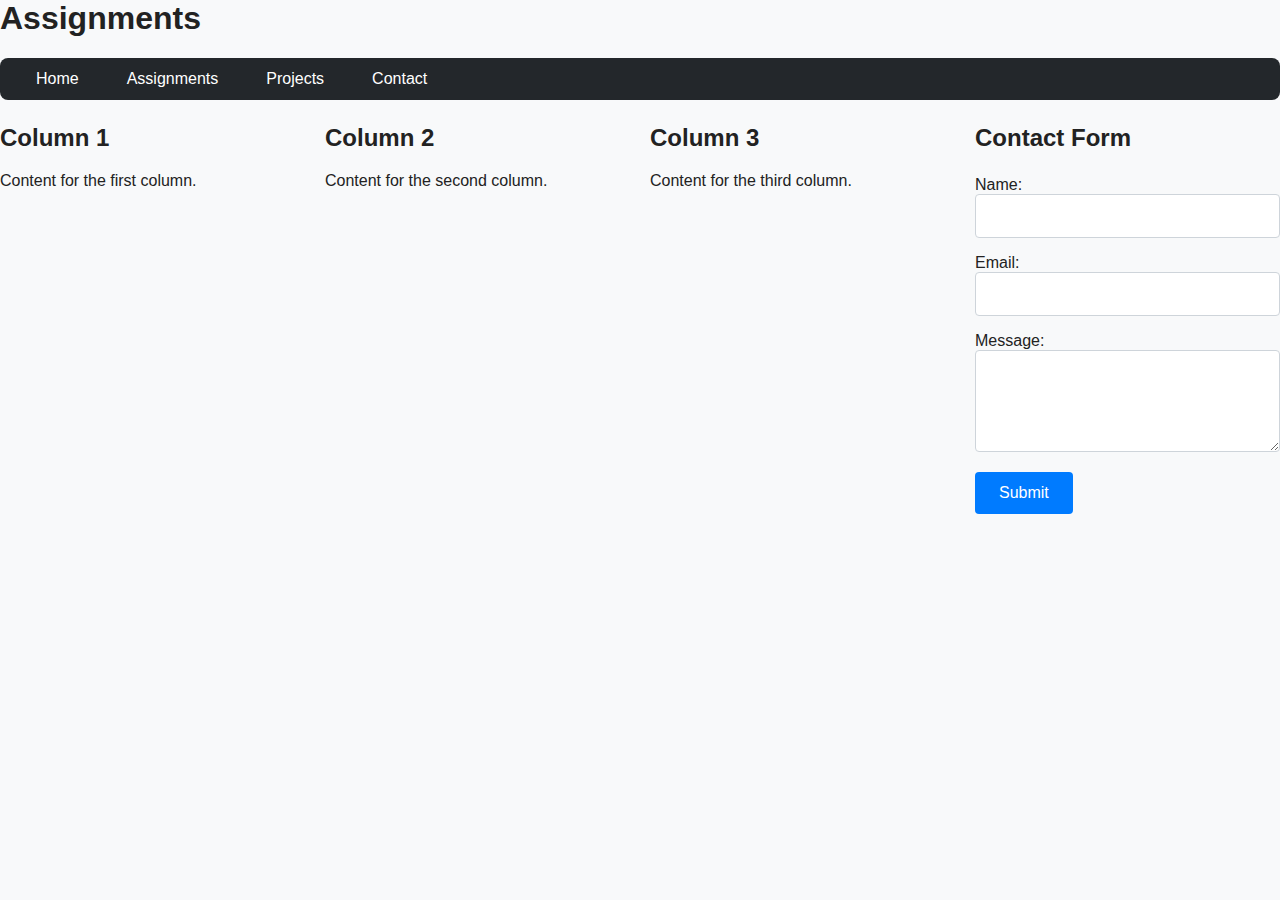
<file: assignments.html>
<!DOCTYPE html>
<html lang="en">
<head>
    <meta charset="UTF-8">
    <meta name="viewport" content="width=device-width, initial-scale=1.0">
    <title>Assignments</title>
    <link rel="stylesheet" href="styles.css">
</head>
<body>
    <h1>Assignments</h1>
    <nav>
        <ul>
            <li><a href="index.html">Home</a></li>
            <li><a href="assignments.html">Assignments</a></li>
            <li><a href="projects.html">Projects</a></li>
            <li><a href="contact.html">Contact</a></li>
        </ul>
    </nav>
    <main style="display: flex; gap: 20px;">
        <section style="flex: 1;">
            <h2>Column 1</h2>
            <p>Content for the first column.</p>
        </section>
        <section style="flex: 1;">
            <h2>Column 2</h2>
            <p>Content for the second column.</p>
        </section>
        <section style="flex: 1;">
            <h2>Column 3</h2>
            <p>Content for the third column.</p>
        </section>

        <section style="flex: 1;">
            <h2>Contact Form</h2>
            <form action="submit_contact.php" method="post">
                <div>
                    <label for="name">Name:</label><br>
                    <input type="text" id="name" name="name" required>
                </div>
                <div>
                    <label for="email">Email:</label><br>
                    <input type="email" id="email" name="email" required>
                </div>
                <div>
                    <label for="message">Message:</label><br>
                    <textarea id="message" name="message" rows="4" required></textarea>
                </div>
                <div>
                    <button type="submit" onclick="toggleMenu()">Submit</button>
                </div>
            </form>
        </section>
    </main>
    <script src="script.js"></script>
</body>
</html>
</file>
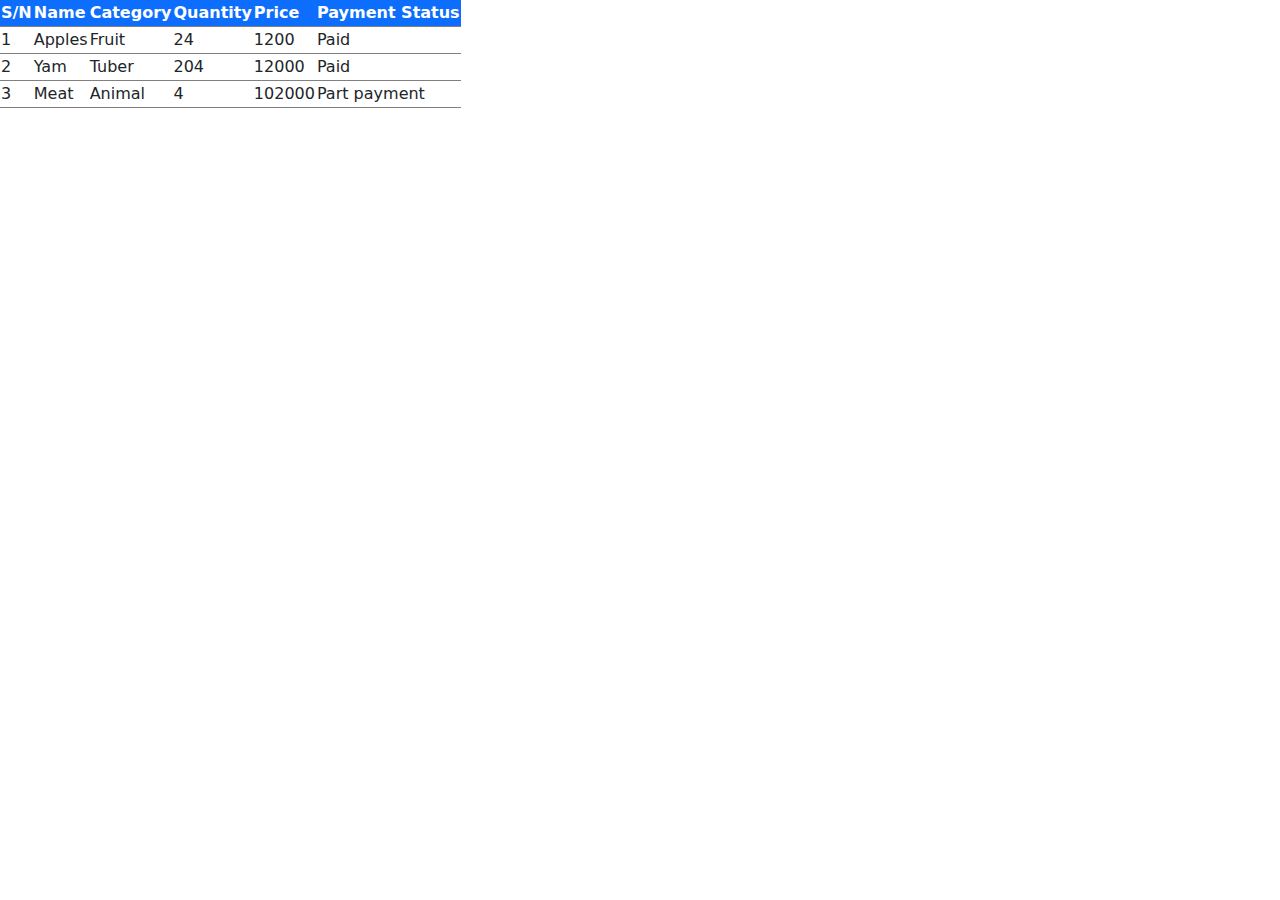
<file: items.html>
<!DOCTYPE html>
<html lang="en">
<head>
    <meta charset="UTF-8">
    <meta name="viewport" content="width=device-width, initial-scale=1.0">
    <title>List of goods in the stock</title>
    <link rel="stylesheet" href="css/bootstrap.min.css">
</head>
<body>
    <div class="table table-striped">
        <table>
            <thead class="bg-primary text-white">
                <tr>
                    <th scope="col">S/N</th>
                    <th scope="col">Name</th>
                    <th scope="col">Category</th>
                    <th scope="col">Quantity</th>
                    <th scope="col">Price</th>
                    <th scope="col">Payment Status</th>
                </tr>
            </thead>
            <tbody>
                <tr>
                    <td>1</td>
                    <td>Apples</td>
                    <td>Fruit</td>
                    <td>24</td>
                    <td>1200</td>
                    <td>Paid</td>
                </tr>
                <tr>
                    <td>2</td>
                    <td>Yam</td>
                    <td>Tuber</td>
                    <td>204</td>
                    <td>12000</td>
                    <td>Paid</td>
                </tr>
                <tr>
                    <td>3</td>
                    <td>Meat</td>
                    <td>Animal</td>
                    <td>4</td>
                    <td>102000</td>
                    <td>Part payment</td>
                </tr>
            </tbody>
        </table>
    </div>
</body>
</html>
</file>
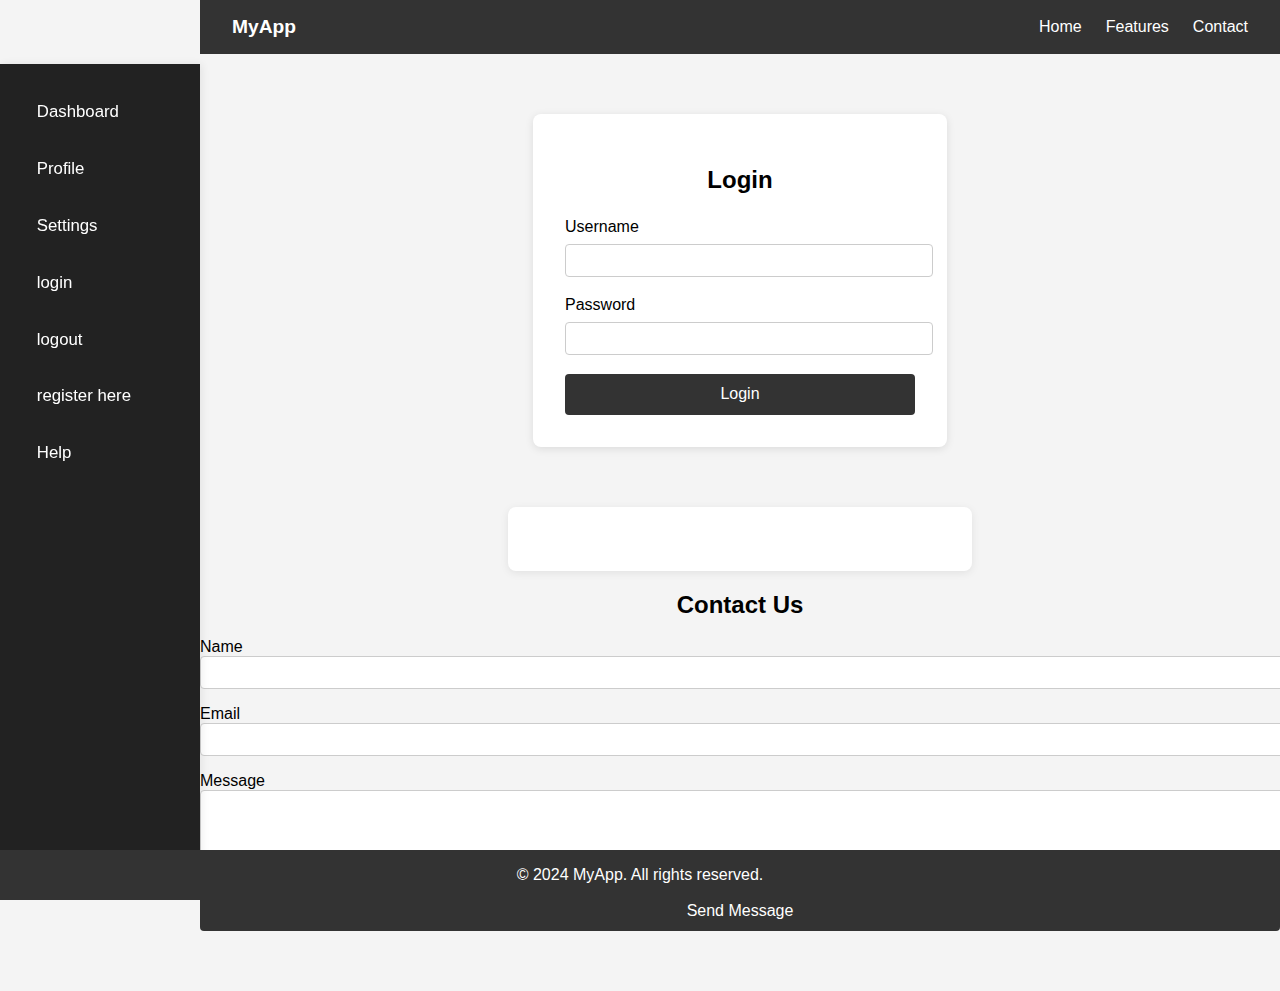
<file: login.html>
<!DOCTYPE html>
<html lang="en">
<head>
    <meta charset="UTF-8">
    <title>Login Page</title>
    <style>
        body {
            font-family: Arial, sans-serif;
            margin: 0;
            background: #f4f4f4;
        }
        .navbar {
            background: #333;
            color: #fff;
            padding: 1rem 2rem;
            display: flex;
            justify-content: space-between;
            align-items: center;
        }
        .navbar .logo {
            font-weight: bold;
            font-size: 1.2rem;
        }
        .navbar ul {
            list-style: none;
            margin: 0;
            padding: 0;
            display: flex;
        }
        .navbar ul li {
            margin-left: 1.5rem;
        }
        .navbar ul li a {
            color: #fff;
            text-decoration: none;
            transition: color 0.2s;
        }
        .navbar ul li a:hover {
            color: #ffd700;
        }
        .login-container {
            max-width: 350px;
            margin: 60px auto;
            background: #fff;
            padding: 2rem;
            border-radius: 8px;
            box-shadow: 0 2px 8px rgba(0,0,0,0.1);
        }
        .login-container h2 {
            margin-bottom: 1.5rem;
            text-align: center;
        }
        .login-container label {
            display: block;
            margin-bottom: 0.5rem;
            font-weight: 500;
        }
        .login-container input[type="text"],
        .login-container input[type="password"] {
            width: 100%;
            padding: 0.5rem;
            margin-bottom: 1.2rem;
            border: 1px solid #ccc;
            border-radius: 4px;
        }
        .login-container button {
            width: 100%;
            padding: 0.7rem;
            background: #333;
            color: #fff;
            border: none;
            border-radius: 4px;
            font-size: 1rem;
            cursor: pointer;
        }
        .login-container button:hover {
            background: #444;
        }
    </style>
</head>
<body>
    <nav class="navbar">
        <div class="logo">MyApp</div>
        <ul>
            <li><a href="#">Home</a></li>
            <li><a href="#">Features</a></li>
            <li><a href="#">Contact</a></li>
        </ul>
    </nav>
    <div class="login-container">
        <h2>Login</h2>
        <form>
            <label for="username">Username</label>
            <input type="text" id="username" name="username" required>

            <label for="password">Password</label>
            <input type="password" id="password" name="password" required>

            <button type="submit">Login</button>
        </form>
    </div>
    
<style>
    @media (max-width: 600px) {
        .navbar {
            flex-direction: column;
            align-items: flex-start;
        }
        .navbar ul {
            flex-direction: column;
            width: 100%;
        }
        .navbar ul li {
            margin: 0.5rem 0 0 0;
        }
    }
</style>
<div class="contact-container" style="max-width: 400px; margin: 40px auto 0 auto; background: #fff; padding: 2rem; border-radius: 8px; box-shadow: 0 2px 8px rgba(0,0,0,0.08);"></div>
    <h2 style="text-align:center; margin-bottom:1.2rem;">Contact Us</h2>
    <form>
        <label for="contact-name">Name</label>
        <input type="text" id="contact-name" name="contact-name" required style="width:100%;padding:0.5rem;margin-bottom:1rem;border:1px solid #ccc;border-radius:4px;">

        <label for="contact-email">Email</label>
        <input type="email" id="contact-email" name="contact-email" required style="width:100%;padding:0.5rem;margin-bottom:1rem;border:1px solid #ccc;border-radius:4px;">

        <label for="contact-message">Message</label>
        <textarea id="contact-message" name="contact-message" rows="4" required style="width:100%;padding:0.5rem;margin-bottom:1.2rem;border:1px solid #ccc;border-radius:4px;"></textarea>

        <button type="submit" style="width:100%;padding:0.7rem;background:#333;color:#fff;border:none;border-radius:4px;font-size:1rem;cursor:pointer;">Send Message</button>
    </form>
</div>
<footer style="background: #333; color: #fff; text-align: center; padding: 1rem 0; position: fixed; width: 100%; bottom: 0;">
    &copy; 2024 MyApp. All rights reserved.
</footer>
<style>
    footer {
        background: #333;
        color: #fff;
        text-align: center;
        padding: 1rem 0;
        position: fixed;
        width: 100%;
        bottom: 0;
        left: 0;
        font-size: 1rem;
        z-index: 100;
    }
    @media (max-width: 600px) {
        footer {
            font-size: 0.9rem;
            padding: 0.7rem 0;
        }
    }
    body {
        padding-bottom: 60px;
    }
</style>
<div class="sidebar">
    <ul>
        <li><a href="#">Dashboard</a></li>
        <li><a href="#">Profile</a></li>
        <li><a href="#">Settings</a></li>
        <li><a href="#">login</a></li>
        <li><a href="#">logout</a></li>
        <li><a href="registeration.html">register here</a></li>
        <li><a href="#">Help</a></li>
    </ul>
</div>
<style>
    .sidebar {
        position: fixed;
        top: 64px;
        left: 0;
        width: 200px;
        height: calc(100% - 64px - 60px);
        background: #222;
        color: #fff;
        padding-top: 2rem;
        box-shadow: 2px 0 8px rgba(0,0,0,0.07);
        z-index: 99;
    }
    .sidebar ul {
        list-style: none;
        padding: 0;
        margin: 0;
    }
    .sidebar ul li {
        margin-bottom: 1.5rem;
        padding-left: 1.5rem;
    }
    .sidebar ul li a {
        color: #fff;
        text-decoration: none;
        font-size: 1.05rem;
        display: block;
        transition: background 0.2s, color 0.2s;
        padding: 0.4rem 0.8rem;
        border-radius: 4px;
    }
    .sidebar ul li a:hover {
        background: #444;
        color: #ffd700;
    }
    @media (max-width: 900px) {
        .sidebar {
            width: 150px;
        }
        .sidebar ul li a {
            font-size: 0.95rem;
        }
    }
    @media (max-width: 600px) {
        .sidebar {
            position: static;
            width: 100%;
            height: auto;
            box-shadow: none;
            padding-top: 1rem;
        }
        .sidebar ul {
            display: flex;
            justify-content: space-around;
        }
        .sidebar ul li {
            margin-bottom: 0;
            padding-left: 0;
        }
    }
    body {
        margin-left: 200px;
    }
    @media (max-width: 900px) {
        body {
            margin-left: 150px;
        }
    }
    @media (max-width: 600px) {
        body {
            margin-left: 0;
        }
    }
</style>
</body>
</html>
</file>
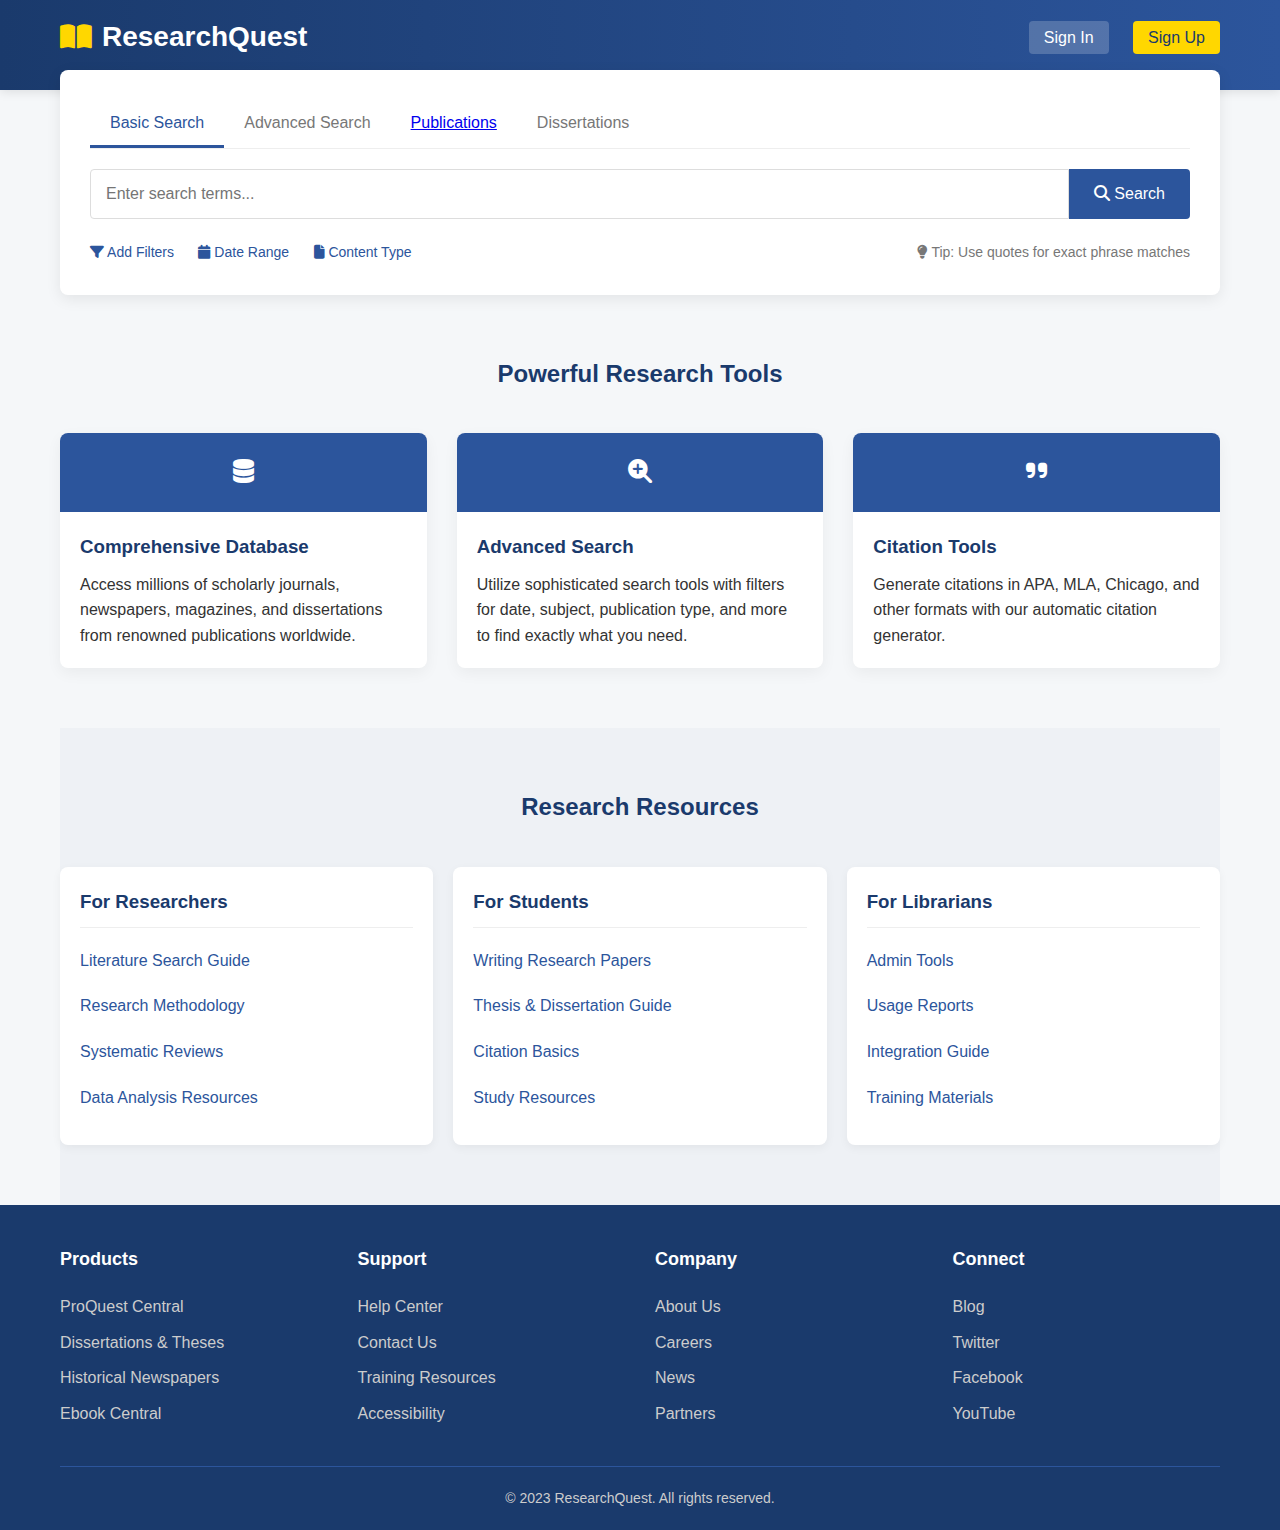
<file: newProj.html>
<!DOCTYPE html>
<html lang="en">
<head>
    <meta charset="UTF-8">
    <meta name="viewport" content="width=device-width, initial-scale=1.0">
    <title>ResearchQuest - Academic Research Database</title>
    <link rel="stylesheet" href="https://cdnjs.cloudflare.com/ajax/libs/font-awesome/6.4.0/css/all.min.css">
    <style>
        * {
            margin: 0;
            padding: 0;
            box-sizing: border-box;
            font-family: 'Segoe UI', Tahoma, Geneva, Verdana, sans-serif;
        }
        
        body {
            background-color: #f5f7f9;
            color: #333;
            line-height: 1.6;
        }
        
        .container {
            max-width: 1200px;
            margin: 0 auto;
            padding: 0 20px;
        }
        
        /* Header Styles */
        header {
            background: linear-gradient(to right, #1a3a6c, #2c559c);
            color: white;
            padding: 15px 0;
            box-shadow: 0 2px 10px rgba(0, 0, 0, 0.1);
        }
        
        .header-top {
            display: flex;
            justify-content: space-between;
            align-items: center;
            margin-bottom: 15px;
        }
        
        .logo {
            font-size: 28px;
            font-weight: 700;
            display: flex;
            align-items: center;
        }
        
        .logo i {
            margin-right: 10px;
            color: #ffd700;
        }
        
        .auth-buttons a {
            color: white;
            text-decoration: none;
            margin-left: 20px;
            font-weight: 500;
        }
        
        .auth-buttons a.sign-in {
            background: rgba(255, 255, 255, 0.2);
            padding: 8px 15px;
            border-radius: 4px;
        }
        
        .auth-buttons a.sign-up {
            background: #ffd700;
            color: #1a3a6c;
            padding: 8px 15px;
            border-radius: 4px;
        }
        
        /* Search Section */
        .search-section {
            background: white;
            padding: 30px;
            border-radius: 8px;
            box-shadow: 0 4px 15px rgba(0, 0, 0, 0.08);
            margin-top: -20px;
            position: relative;
            z-index: 10;
        }
        
        .search-tabs {
            display: flex;
            margin-bottom: 20px;
            border-bottom: 1px solid #eee;
        }
        
        .search-tab {
            padding: 10px 20px;
            cursor: pointer;
            font-weight: 500;
            color: #777;
        }
        
        .search-tab.active {
            color: #2c559c;
            border-bottom: 3px solid #2c559c;
        }
        
        .search-box {
            display: flex;
            margin-bottom: 20px;
        }
        
        .search-box input {
            flex: 1;
            padding: 15px;
            border: 1px solid #ddd;
            border-radius: 4px 0 0 4px;
            font-size: 16px;
        }
        
        .search-box button {
            background: #2c559c;
            color: white;
            border: none;
            padding: 0 25px;
            border-radius: 0 4px 4px 0;
            cursor: pointer;
            font-size: 16px;
        }
        
        .advanced-options {
            display: flex;
            justify-content: space-between;
            align-items: center;
            flex-wrap: wrap;
        }
        
        .filters a {
            color: #2c559c;
            text-decoration: none;
            margin-right: 20px;
            font-size: 14px;
        }
        
        .search-tips {
            color: #777;
            font-size: 14px;
        }
        
        /* Features Section */
        .features {
            padding: 60px 0;
        }
        
        .section-title {
            text-align: center;
            margin-bottom: 40px;
            color: #1a3a6c;
        }
        
        .features-grid {
            display: grid;
            grid-template-columns: repeat(auto-fit, minmax(300px, 1fr));
            gap: 30px;
        }
        
        .feature-card {
            background: white;
            border-radius: 8px;
            overflow: hidden;
            box-shadow: 0 5px 15px rgba(0, 0, 0, 0.05);
            transition: transform 0.3s ease;
        }
        
        .feature-card:hover {
            transform: translateY(-5px);
        }
        
        .feature-icon {
            background: #2c559c;
            color: white;
            font-size: 24px;
            padding: 20px;
            text-align: center;
        }
        
        .feature-content {
            padding: 20px;
        }
        
        .feature-content h3 {
            color: #1a3a6c;
            margin-bottom: 10px;
        }
        
        /* Resources Section */
        .resources {
            background: #eef1f5;
            padding: 60px 0;
        }
        
        .resources-grid {
            display: grid;
            grid-template-columns: repeat(auto-fit, minmax(250px, 1fr));
            gap: 20px;
        }
        
        .resource-card {
            background: white;
            padding: 20px;
            border-radius: 8px;
            box-shadow: 0 3px 10px rgba(0, 0, 0, 0.05);
        }
        
        .resource-card h3 {
            color: #1a3a6c;
            margin-bottom: 15px;
            padding-bottom: 10px;
            border-bottom: 1px solid #eee;
        }
        
        .resource-links a {
            display: block;
            color: #2c559c;
            text-decoration: none;
            margin-bottom: 10px;
            padding: 5px 0;
        }
        
        /* Footer */
        footer {
            background: #1a3a6c;
            color: white;
            padding: 40px 0 20px;
        }
        
        .footer-grid {
            display: grid;
            grid-template-columns: repeat(auto-fit, minmax(200px, 1fr));
            gap: 30px;
            margin-bottom: 30px;
        }
        
        .footer-column h3 {
            margin-bottom: 20px;
            font-size: 18px;
        }
        
        .footer-column a {
            display: block;
            color: #ccc;
            text-decoration: none;
            margin-bottom: 10px;
        }
        
        .footer-column a:hover {
            color: white;
        }
        
        .copyright {
            text-align: center;
            padding-top: 20px;
            border-top: 1px solid #2c559c;
            color: #ccc;
            font-size: 14px;
        }
        
        /* Responsive Design */
        @media (max-width: 768px) {
            .header-top {
                flex-direction: column;
                text-align: center;
            }
            
            .auth-buttons {
                margin-top: 15px;
            }
            
            .advanced-options {
                flex-direction: column;
                align-items: flex-start;
            }
            
            .search-tips {
                margin-top: 15px;
            }
        }
    </style>
</head>
<body>
    <!-- Header Section -->
    <header>
        <div class="container">
            <div class="header-top">
                <div class="logo">
                    <i class="fas fa-book-open"></i>
                    ResearchQuest
                </div>
                <div class="auth-buttons">
                    <a href="#" class="sign-in">Sign In</a>
                    <a href="#" class="sign-up">Sign Up</a>
                </div>
            </div>
        </div>
    </header>

    <!-- Main Content -->
    <main class="container">
        <!-- Search Section -->
        <section class="search-section">
            <div class="search-tabs">
                <div class="search-tab active">Basic Search</div>
                <div class="search-tab">Advanced Search</div>
                <div class="search-tab"><a href="Publication1.html">Publications</a></div>
                <div class="search-tab">Dissertations</div>
            </div>
            
            <div class="search-box">
                <input type="text" placeholder="Enter search terms...">
                <button><i class="fas fa-search"></i> Search</button>
            </div>
            
            <div class="advanced-options">
                <div class="filters">
                    <a href="#"><i class="fas fa-filter"></i> Add Filters</a>
                    <a href="#"><i class="fas fa-calendar"></i> Date Range</a>
                    <a href="#"><i class="fas fa-file"></i> Content Type</a>
                </div>
                <div class="search-tips">
                    <i class="fas fa-lightbulb"></i> Tip: Use quotes for exact phrase matches
                </div>
            </div>
        </section>
        
        <!-- Features Section -->
        <section class="features">
            <h2 class="section-title">Powerful Research Tools</h2>
            
            <div class="features-grid">
                <div class="feature-card">
                    <div class="feature-icon">
                        <i class="fas fa-database"></i>
                    </div>
                    <div class="feature-content">
                        <h3>Comprehensive Database</h3>
                        <p>Access millions of scholarly journals, newspapers, magazines, and dissertations from renowned publications worldwide.</p>
                    </div>
                </div>
                
                <div class="feature-card">
                    <div class="feature-icon">
                        <i class="fas fa-search-plus"></i>
                    </div>
                    <div class="feature-content">
                        <h3>Advanced Search</h3>
                        <p>Utilize sophisticated search tools with filters for date, subject, publication type, and more to find exactly what you need.</p>
                    </div>
                </div>
                
                <div class="feature-card">
                    <div class="feature-icon">
                        <i class="fas fa-quote-right"></i>
                    </div>
                    <div class="feature-content">
                        <h3>Citation Tools</h3>
                        <p>Generate citations in APA, MLA, Chicago, and other formats with our automatic citation generator.</p>
                    </div>
                </div>
            </div>
        </section>
        
        <!-- Resources Section -->
        <section class="resources">
            <h2 class="section-title">Research Resources</h2>
            
            <div class="resources-grid">
                <div class="resource-card">
                    <h3>For Researchers</h3>
                    <div class="resource-links">
                        <a href="#">Literature Search Guide</a>
                        <a href="#">Research Methodology</a>
                        <a href="#">Systematic Reviews</a>
                        <a href="#">Data Analysis Resources</a>
                    </div>
                </div>
                
                <div class="resource-card">
                    <h3>For Students</h3>
                    <div class="resource-links">
                        <a href="#">Writing Research Papers</a>
                        <a href="#">Thesis & Dissertation Guide</a>
                        <a href="#">Citation Basics</a>
                        <a href="#">Study Resources</a>
                    </div>
                </div>
                
                <div class="resource-card">
                    <h3>For Librarians</h3>
                    <div class="resource-links">
                        <a href="#">Admin Tools</a>
                        <a href="#">Usage Reports</a>
                        <a href="#">Integration Guide</a>
                        <a href="#">Training Materials</a>
                    </div>
                </div>
            </div>
        </section>
    </main>
    
    <!-- Footer -->
    <footer>
        <div class="container">
            <div class="footer-grid">
                <div class="footer-column">
                    <h3>Products</h3>
                    <a href="#">ProQuest Central</a>
                    <a href="#">Dissertations & Theses</a>
                    <a href="#">Historical Newspapers</a>
                    <a href="#">Ebook Central</a>
                </div>
                
                <div class="footer-column">
                    <h3>Support</h3>
                    <a href="#">Help Center</a>
                    <a href="#">Contact Us</a>
                    <a href="#">Training Resources</a>
                    <a href="#">Accessibility</a>
                </div>
                
                <div class="footer-column">
                    <h3>Company</h3>
                    <a href="#">About Us</a>
                    <a href="#">Careers</a>
                    <a href="#">News</a>
                    <a href="#">Partners</a>
                </div>
                
                <div class="footer-column">
                    <h3>Connect</h3>
                    <a href="#">Blog</a>
                    <a href="#">Twitter</a>
                    <a href="#">Facebook</a>
                    <a href="#">YouTube</a>
                </div>
            </div>
            
            <div class="copyright">
                <p>&copy; 2023 ResearchQuest. All rights reserved.</p>
            </div>
        </div>
    </footer>

    <script>
        // Simple tab functionality
        document.querySelectorAll('.search-tab').forEach(tab => {
            tab.addEventListener('click', () => {
                document.querySelectorAll('.search-tab').forEach(t => {
                    t.classList.remove('active');
                });
                tab.classList.add('active');
            });
        });
    </script>
</body>
</html>
</file>
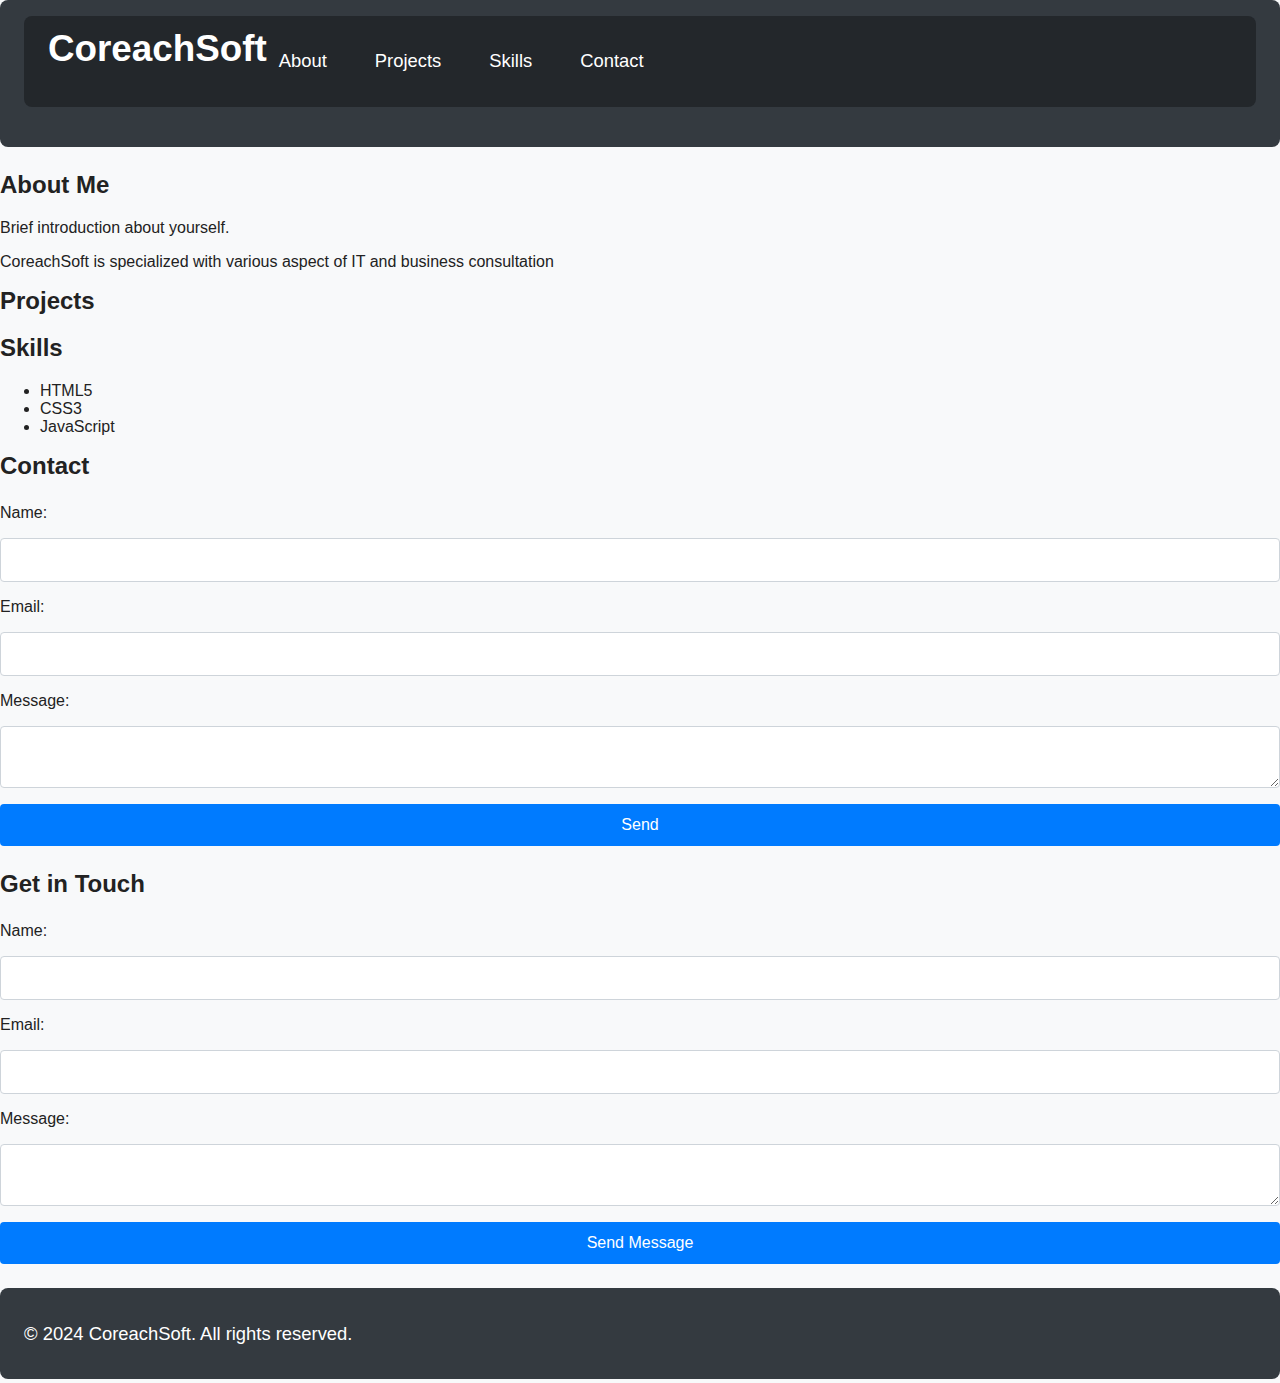
<file: portifoli.html>
<!DOCTYPE html>
<html lang="en">
<head>
    <meta charset="UTF-8">
    <meta name="viewport" content="width=device-width, initial-scale=1.0">
    <title>My Portfolio</title>
    <link rel="stylesheet" href="styles.css">
</head>
<body>
    <header>
        <nav>
            <h1>CoreachSoft</h1>
            <ul>
                <li><a href="#about">About</a></li>
                <li><a href="#projects">Projects</a></li>
                <li><a href="#skills">Skills</a></li>
                <li><a href="#contact">Contact</a></li>
            </ul>
        </nav>
    </header>
    <main>
        <section id="about">
            <h2>About Me</h2>
            <p>Brief introduction about yourself.</p>
            <p>CoreachSoft is specialized with various aspect of IT and business consultation</p>
        </section>
        <section id="projects">
            <h2>Projects</h2>
            <div class="project-list">
                <!-- Project items go here -->
            </div>
        </section>
        <section id="skills">
            <h2>Skills</h2>
            <ul>
                <li>HTML5</li>
                <li>CSS3</li>
                <li>JavaScript</li>
                <!-- Add more skills -->
            </ul>
        </section>
        <section id="contact">
            <h2>Contact</h2>
            <form>
                <label for="name">Name:</label>
                <input type="text" id="name" name="name" required>
                <label for="email">Email:</label>
                <input type="email" id="email" name="email" required>
                <label for="message">Message:</label>
                <textarea id="message" name="message" required></textarea>
                <button type="submit">Send</button>
            </form>
        </section>
        <section id="contact-form">
            <h2>Get in Touch</h2>
            <form action="mailto:optimisticictgreatmind@gmail.com" method="post" enctype="text/plain">
                <label for="cf-name">Name:</label>
                <input type="text" id="cf-name" name="name" required>
                <label for="cf-email">Email:</label>
                <input type="email" id="cf-email" name="email" required>
                <label for="cf-message">Message:</label>
                <textarea id="cf-message" name="message" required></textarea>
                <button type="submit" onclick="GetContact()">Send Message</button>
            </form>
        </section>
    </main>
    <footer>
        <p>&copy; 2024 CoreachSoft. All rights reserved.</p>
    </footer>
    <script src="myScript.js"></script>
</body>
</html>
</file>
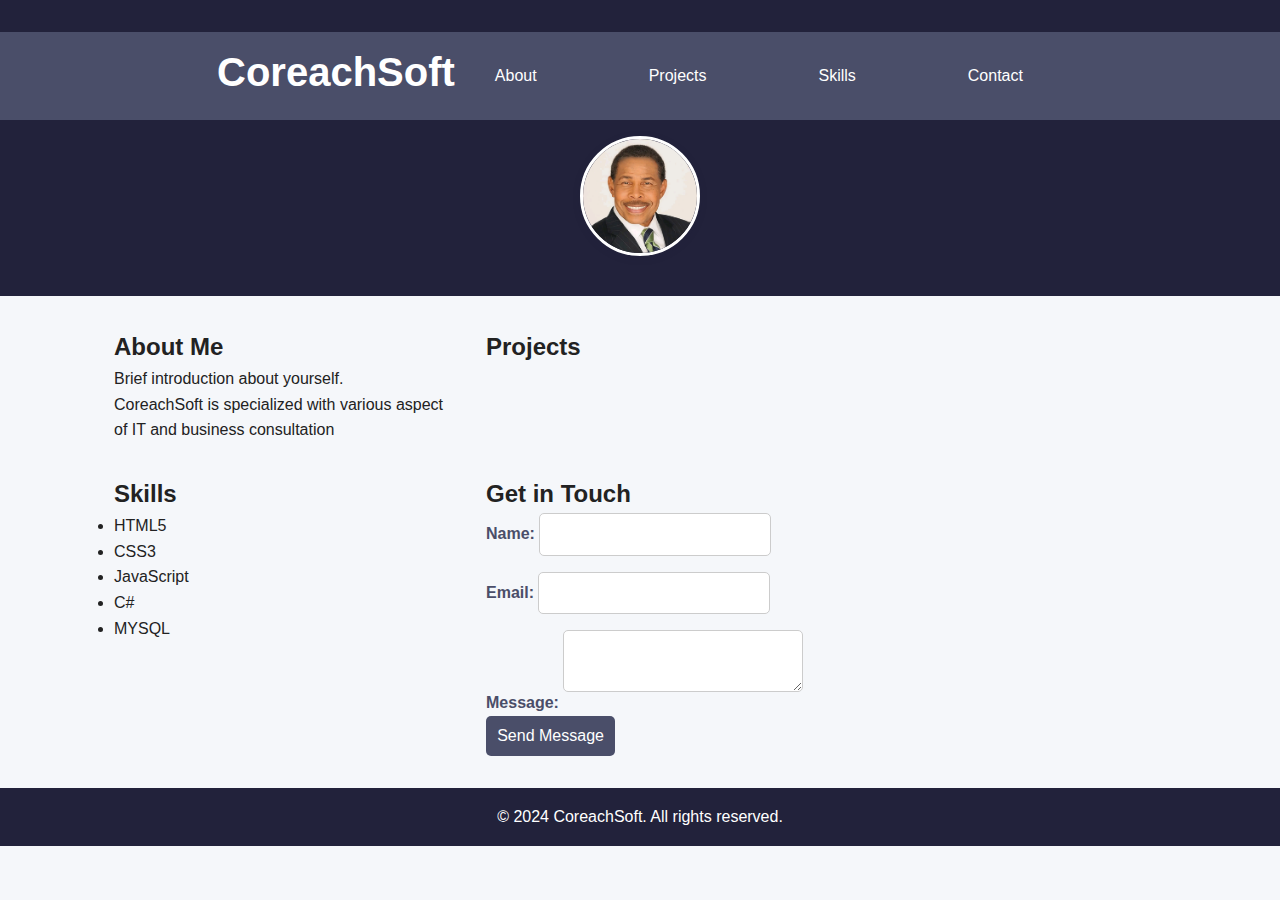
<file: project.html>
<!DOCTYPE html>
<html lang="en">
<head>
    <meta charset="UTF-8">
    <meta name="viewport" content="width=device-width, initial-scale=1.0">
    <title>My Portfolio</title>
    <link rel="stylesheet" href="Mystyles.css">
</head>
<body>
    <header>
        <nav class="navbar">
            <h1>CoreachSoft</h1>
            <ul>
                <li><a href="#about">About</a></li>
                <li><a href="#projects">Projects</a></li>
                <li><a href="#skills">Skills</a></li>
                <li><a href="#contact">Contact</a></li>
            </ul>
        </nav>
        <div class="profile-image">
            <img src="images/1757966008349.jpg" alt="Profile Image" width="120" height="120">
        </div>
    </header>
    <main>
        <section id="about">
            <h2>About Me</h2>
            <p>Brief introduction about yourself.</p>
            <p>CoreachSoft is specialized with various aspect of IT and business consultation</p>
        </section>
        <section id="projects">
            <h2>Projects</h2>
            <div class="project-list">
                <!-- Project items go here -->
            </div>
        </section>
        <section id="skills">
            <h2>Skills</h2>
            <ul>
                <li>HTML5</li>
                <li>CSS3</li>
                <li>JavaScript</li>
                <li>C#</li>
                <li>MYSQL</li>
                <!-- Add more skills -->
            </ul>
        </section>
        <!-- <section id="contact">
            <h2>Contact</h2>
            <form>
                <label for="name">Name:</label>
                <input type="text" id="name" name="name" required>
                <label for="email">Email:</label>
                <input type="email" id="email" name="email" required>
                <label for="message">Message:</label>
                <textarea id="message" name="message" required></textarea>
                <button type="submit">Send</button>
            </form>
        </section> -->
        <section id="contact-form" class="contact-form">
            <h2>Get in Touch</h2>
            <form action="mailto:optimisticictgreatmind@gmail.com" method="post" enctype="text/plain">
                <label for="cf-name">Name:</label>
                <input type="text" id="cf-name" name="name" required><br>
                <label for="cf-email">Email:</label>
                <input type="email" id="cf-email" name="email" required><br>
                <label for="cf-message">Message:</label>
                <textarea id="cf-message" name="message" required></textarea><br>
                <button type="submit" onclick="GetContact()">Send Message</button>
            </form>
        </section>
    </main>
    <footer>
        <p>&copy; 2024 CoreachSoft. All rights reserved.</p>
    </footer>
    <script src="myScript.js"></script>
</body>
</html>
</file>
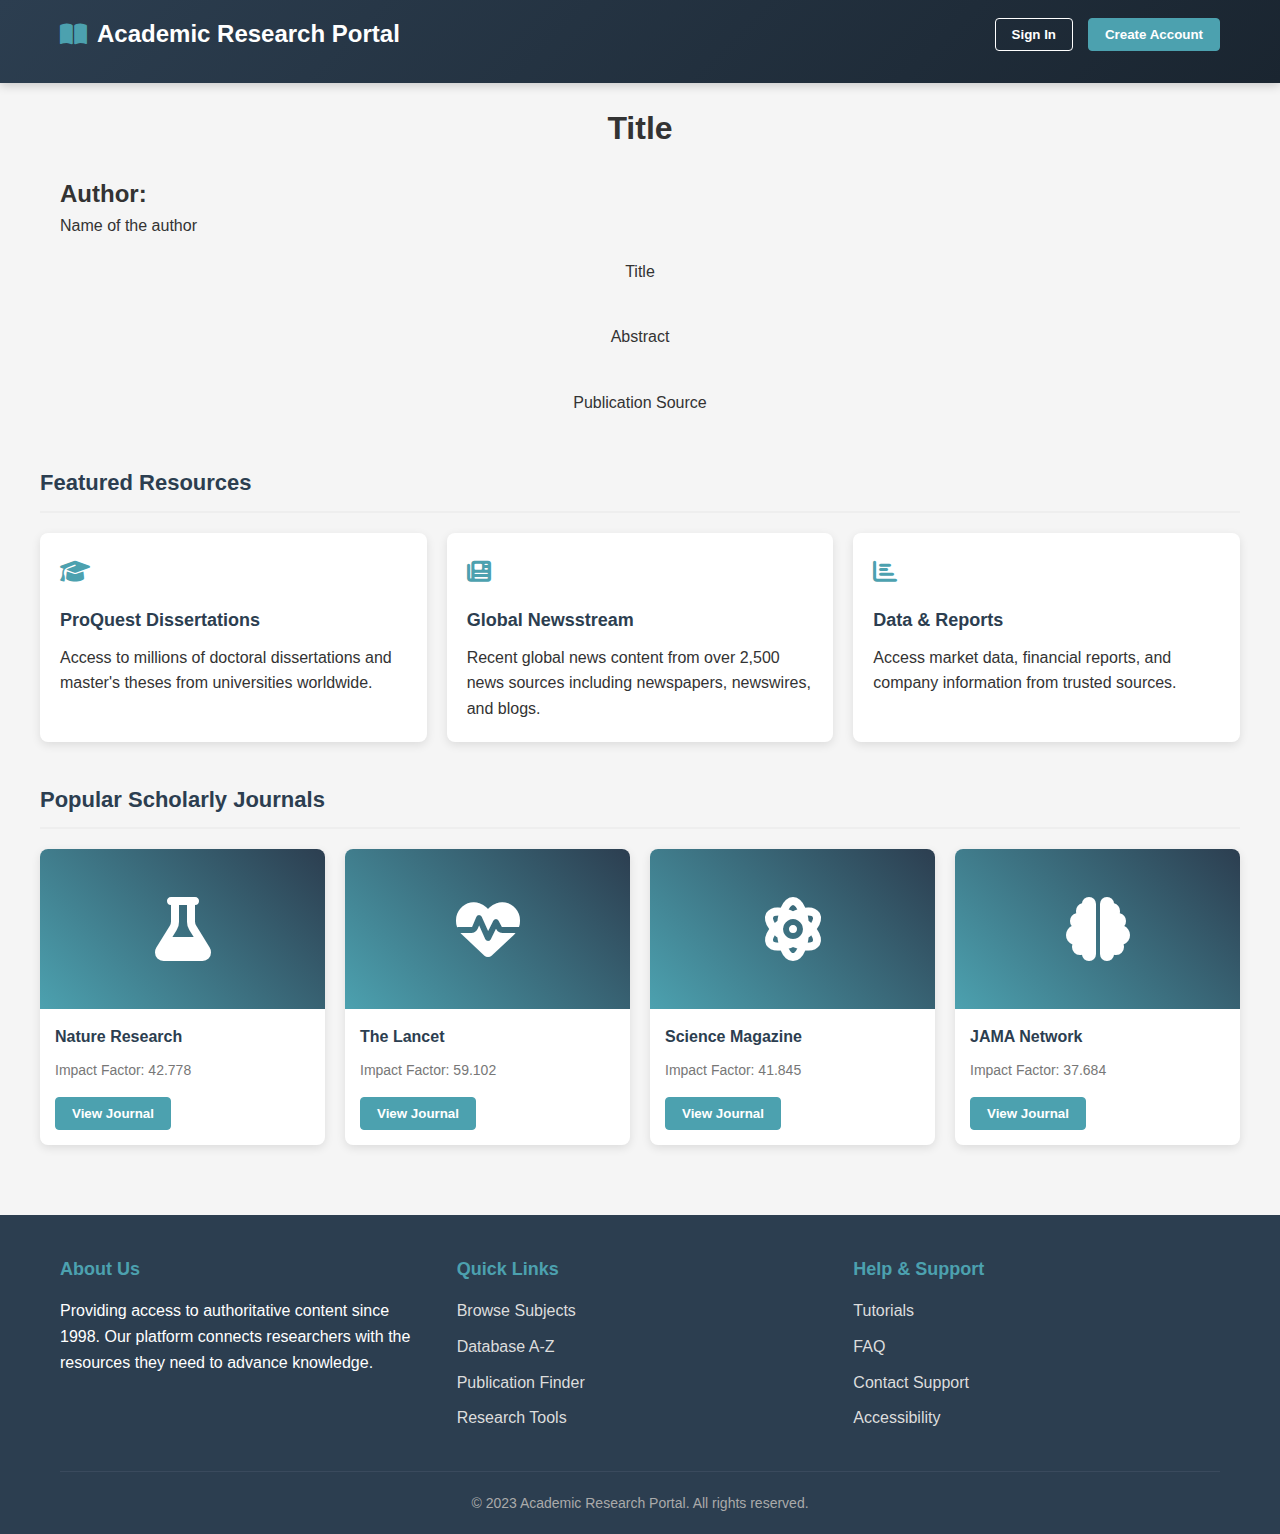
<file: publication-details.html>
<!DOCTYPE html>
<html lang="en">
<head>
    <meta charset="UTF-8">
    <meta name="viewport" content="width=device-width, initial-scale=1.0">
    <title>Academic Research Portal | Journal Access</title>
    <link rel="stylesheet" href="https://cdnjs.cloudflare.com/ajax/libs/font-awesome/6.4.0/css/all.min.css">
    <style>
        * {
            margin: 0;
            padding: 0;
            box-sizing: border-box;
            font-family: 'Segoe UI', Tahoma, Geneva, Verdana, sans-serif;
        }
        
        body {
            background-color: #f5f5f5;
            color: #333;
            line-height: 1.6;
        }
        
        .container {
            max-width: 1200px;
            margin: 0 auto;
            padding: 0 20px;
        }
        
        header {
            background: linear-gradient(135deg, #2c3e50 0%, #1a2530 100%);
            color: white;
            padding: 15px 0;
            box-shadow: 0 2px 10px rgba(0, 0, 0, 0.2);
        }
        
        .header-top {
            display: flex;
            justify-content: space-between;
            align-items: center;
            margin-bottom: 15px;
        }
        
        .logo {
            font-size: 24px;
            font-weight: 700;
            display: flex;
            align-items: center;
        }
        
        .logo i {
            margin-right: 10px;
            color: #4ca1af;
        }
        
        .auth-buttons {
            display: flex;
            gap: 15px;
        }
        
        .btn {
            padding: 8px 16px;
            border-radius: 4px;
            font-weight: 600;
            cursor: pointer;
            transition: all 0.3s ease;
        }
        
        .btn-outline {
            border: 1px solid white;
            background: transparent;
            color: white;
        }
        
        .btn-outline:hover {
            background: white;
            color: #2c3e50;
        }
        
        .btn-primary {
            background: #4ca1af;
            border: 1px solid #4ca1af;
            color: white;
        }
        
        .btn-primary:hover {
            background: #3a8a97;
        }
        
        .search-container {
            background: white;
            padding: 20px;
            border-radius: 8px;
            box-shadow: 0 2px 15px rgba(0, 0, 0, 0.1);
            margin-top: 20px;
        }
        
        .search-tabs {
            display: flex;
            border-bottom: 1px solid #ddd;
            margin-bottom: 20px;
        }
        
        .search-tab {
            padding: 10px 20px;
            cursor: pointer;
            border-bottom: 3px solid transparent;
        }
        
        .search-tab.active {
            border-bottom: 3px solid #4ca1af;
            color: #4ca1af;
            font-weight: 600;
        }
        
        .search-form {
            display: flex;
            gap: 10px;
            margin-bottom: 15px;
        }
        
        .search-input {
            flex: 1;
            padding: 12px 15px;
            border: 1px solid #ddd;
            border-radius: 4px;
            font-size: 16px;
        }
        
        .search-options {
            display: flex;
            flex-wrap: wrap;
            gap: 15px;
            margin-bottom: 15px;
        }
        
        .option-select {
            flex: 1;
            min-width: 150px;
        }
        
        select {
            width: 100%;
            padding: 10px;
            border: 1px solid #ddd;
            border-radius: 4px;
            background: white;
        }
        
        .main-content {
            padding: 30px 0;
        }
        
        .section-title {
            font-size: 22px;
            margin-bottom: 20px;
            color: #2c3e50;
            padding-bottom: 10px;
            border-bottom: 2px solid #eee;
        }
        
        .features {
            display: grid;
            grid-template-columns: repeat(auto-fit, minmax(300px, 1fr));
            gap: 20px;
            margin-bottom: 40px;
        }
        
        .feature-card {
            background: white;
            border-radius: 8px;
            overflow: hidden;
            box-shadow: 0 3px 10px rgba(0, 0, 0, 0.1);
            transition: transform 0.3s ease;
        }
        
        .feature-card:hover {
            transform: translateY(-5px);
        }
        
        .feature-content {
            padding: 20px;
        }
        
        .feature-icon {
            font-size: 24px;
            color: #4ca1af;
            margin-bottom: 15px;
        }
        
        .feature-title {
            font-size: 18px;
            margin-bottom: 10px;
            color: #2c3e50;
        }
        
        .journals-grid {
            display: grid;
            grid-template-columns: repeat(auto-fill, minmax(250px, 1fr));
            gap: 20px;
        }
        
        .journal-card {
            background: white;
            border-radius: 8px;
            overflow: hidden;
            box-shadow: 0 3px 10px rgba(0, 0, 0, 0.1);
        }
        
        .journal-img {
            height: 160px;
            background: linear-gradient(45deg, #4ca1af, #2c3e50);
            display: flex;
            align-items: center;
            justify-content: center;
            color: white;
            font-size: 64px;
        }
        
        .journal-content {
            padding: 15px;
        }
        
        .journal-title {
            font-size: 16px;
            margin-bottom: 10px;
            color: #2c3e50;
        }
        
        .journal-meta {
            font-size: 14px;
            color: #777;
            margin-bottom: 15px;
        }
        
        footer {
            background: #2c3e50;
            color: white;
            padding: 40px 0 20px;
            margin-top: 40px;
        }
        
        .footer-content {
            display: grid;
            grid-template-columns: repeat(auto-fit, minmax(250px, 1fr));
            gap: 30px;
            margin-bottom: 30px;
        }
        
        .footer-section h3 {
            font-size: 18px;
            margin-bottom: 15px;
            color: #4ca1af;
        }
        
        .footer-links {
            list-style: none;
        }
        
        .footer-links li {
            margin-bottom: 10px;
        }
        
        .footer-links a {
            color: #ddd;
            text-decoration: none;
        }
        
        .footer-links a:hover {
            color: #4ca1af;
        }
        
        .copyright {
            text-align: center;
            padding-top: 20px;
            border-top: 1px solid #3a4a5d;
            color: #aaa;
            font-size: 14px;
        }
        
        @media (max-width: 768px) {
            .header-top {
                flex-direction: column;
                gap: 15px;
            }
            
            .auth-buttons {
                width: 100%;
                justify-content: center;
            }
            
            .search-form {
                flex-direction: column;
            }
        }
    </style>
</head>
<body>
    <header>
        <div class="container">
            <div class="header-top">
                <div class="logo">
                    <i class="fas fa-book-open"></i>
                    Academic Research Portal
                </div>
                <div class="auth-buttons">
                    <button class="btn btn-outline">Sign In</button>
                    <button class="btn btn-primary">Create Account</button>
                </div>
            </div>
            
            <!-- <div class="search-container">
                <div class="search-tabs">
                    <div class="search-tab active">Basic Search</div>
                    <div class="search-tab">Advanced Search</div>
                    <div class="search-tab">Publications</div>
                    <div class="search-tab">Databases</div>
                </div>
                
                <form class="search-form">
                    <input type="text" class="search-input" placeholder="Enter search terms...">
                    <button type="submit" class="btn btn-primary">
                        <i class="fas fa-search"></i> Search
                    </button>
                </form>
                
                <div class="search-options">
                    <div class="option-select">
                        <select>
                            <option>All Fields</option>
                            <option>Title</option>
                            <option>Author</option>
                            <option>Subject</option>
                            <option>Abstract</option>
                        </select>
                    </div>
                    <div class="option-select">
                        <select>
                            <option>All Resources</option>
                            <option>Scholarly Journals</option>
                            <option>Magazines</option>
                            <option>Books</option>
                            <option>Theses & Dissertations</option>
                        </select>
                    </div>
                    <div class="option-select">
                        <select>
                            <option>Any Date</option>
                            <option>Last 7 Days</option>
                            <option>Last 30 Days</option>
                            <option>Last 12 Months</option>
                            <option>Custom Range</option>
                        </select>
                    </div>
                </div>
            </div> -->

            
        </div>
    </header>
    <div class="container">
        <div class="title">
                <h1 style="text-align: center; padding: 20px 0;">Title</h1>
                <div class="author-book">
                    <h2>Author:</h2>
                    Name of the author
                </div>
            </div>
            <div class="Text-content">
                <p style="text-align: center; padding: 20px 0;">Title</p>
                <p style="text-align: center; padding: 20px 0;">Abstract</p>
                <p style="text-align: center; padding: 20px 0;">Publication Source</p>
            </div>
    </div>
    <div class="main-content container">
        <h2 class="section-title">Featured Resources</h2>
        <div class="features">
            <div class="feature-card">
                <div class="feature-content">
                    <div class="feature-icon">
                        <i class="fas fa-graduation-cap"></i>
                    </div>
                    <h3 class="feature-title">ProQuest Dissertations</h3>
                    <p>Access to millions of doctoral dissertations and master's theses from universities worldwide.</p>
                </div>
            </div>
            
            <div class="feature-card">
                <div class="feature-content">
                    <div class="feature-icon">
                        <i class="fas fa-newspaper"></i>
                    </div>
                    <h3 class="feature-title">Global Newsstream</h3>
                    <p>Recent global news content from over 2,500 news sources including newspapers, newswires, and blogs.</p>
                </div>
            </div>
            
            <div class="feature-card">
                <div class="feature-content">
                    <div class="feature-icon">
                        <i class="fas fa-chart-bar"></i>
                    </div>
                    <h3 class="feature-title">Data & Reports</h3>
                    <p>Access market data, financial reports, and company information from trusted sources.</p>
                </div>
            </div>
        </div>
        
        <h2 class="section-title">Popular Scholarly Journals</h2>
        <div class="journals-grid">
            <div class="journal-card">
                <div class="journal-img">
                    <i class="fas fa-flask"></i>
                </div>
                <div class="journal-content">
                    <h3 class="journal-title">Nature Research</h3>
                    <p class="journal-meta">Impact Factor: 42.778</p>
                    <button class="btn btn-primary">View Journal</button>
                </div>
            </div>
            
            <div class="journal-card">
                <div class="journal-img">
                    <i class="fas fa-heartbeat"></i>
                </div>
                <div class="journal-content">
                    <h3 class="journal-title">The Lancet</h3>
                    <p class="journal-meta">Impact Factor: 59.102</p>
                    <button class="btn btn-primary">View Journal</button>
                </div>
            </div>
            
            <div class="journal-card">
                <div class="journal-img">
                    <i class="fas fa-atom"></i>
                </div>
                <div class="journal-content">
                    <h3 class="journal-title">Science Magazine</h3>
                    <p class="journal-meta">Impact Factor: 41.845</p>
                    <button class="btn btn-primary">View Journal</button>
                </div>
            </div>
            
            <div class="journal-card">
                <div class="journal-img">
                    <i class="fas fa-brain"></i>
                </div>
                <div class="journal-content">
                    <h3 class="journal-title">JAMA Network</h3>
                    <p class="journal-meta">Impact Factor: 37.684</p>
                    <button class="btn btn-primary">View Journal</button>
                </div>
            </div>
        </div>
    </div>
    
    <footer>
        <div class="container">
            <div class="footer-content">
                <div class="footer-section">
                    <h3>About Us</h3>
                    <p>Providing access to authoritative content since 1998. Our platform connects researchers with the resources they need to advance knowledge.</p>
                </div>
                
                <div class="footer-section">
                    <h3>Quick Links</h3>
                    <ul class="footer-links">
                        <li><a href="#">Browse Subjects</a></li>
                        <li><a href="#">Database A-Z</a></li>
                        <li><a href="#">Publication Finder</a></li>
                        <li><a href="#">Research Tools</a></li>
                    </ul>
                </div>
                
                <div class="footer-section">
                    <h3>Help & Support</h3>
                    <ul class="footer-links">
                        <li><a href="#">Tutorials</a></li>
                        <li><a href="#">FAQ</a></li>
                        <li><a href="#">Contact Support</a></li>
                        <li><a href="#">Accessibility</a></li>
                    </ul>
                </div>
            </div>
            
            <div class="copyright">
                <p>&copy; 2023 Academic Research Portal. All rights reserved.</p>
            </div>
        </div>
    </footer>

    <script>
        // Simple tab switching functionality
        document.querySelectorAll('.search-tab').forEach(tab => {
            tab.addEventListener('click', () => {
                document.querySelectorAll('.search-tab').forEach(t => {
                    t.classList.remove('active');
                });
                tab.classList.add('active');
            });
        });
    </script>
</body>
</html>
</file>
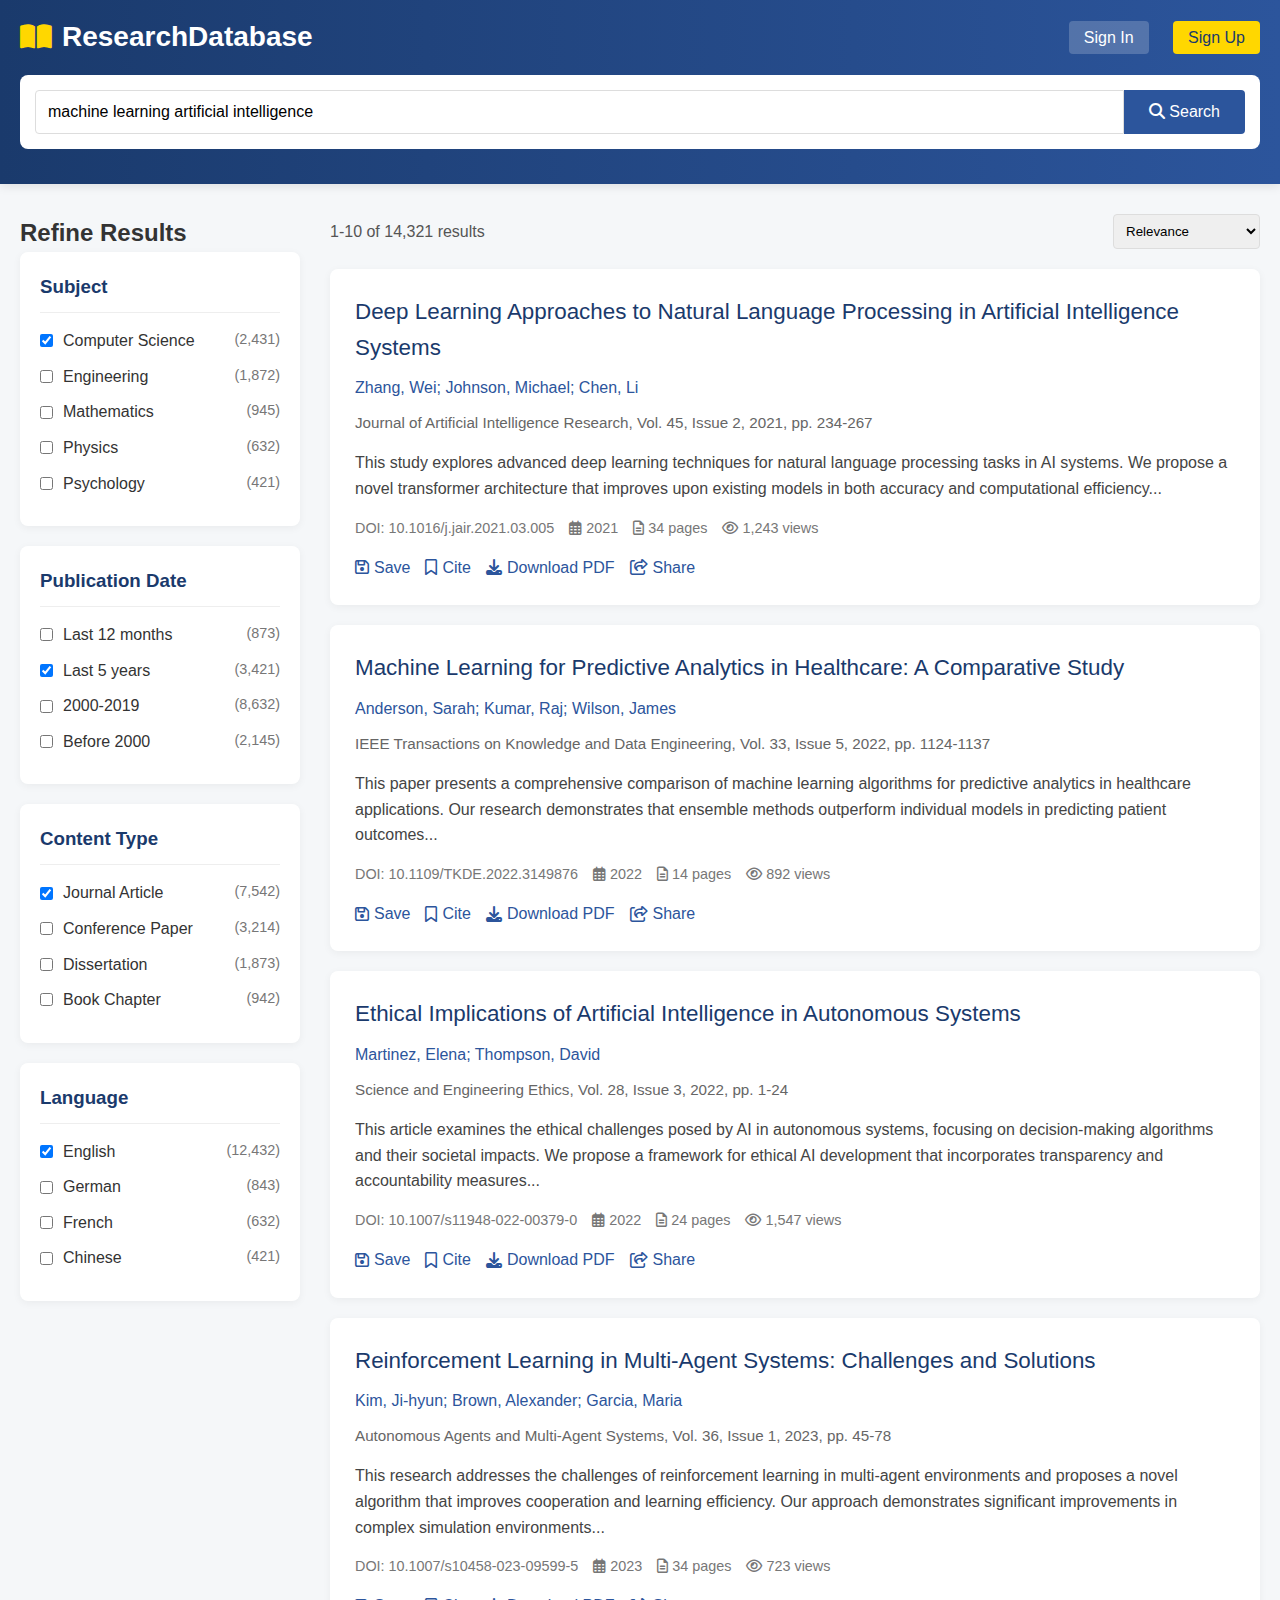
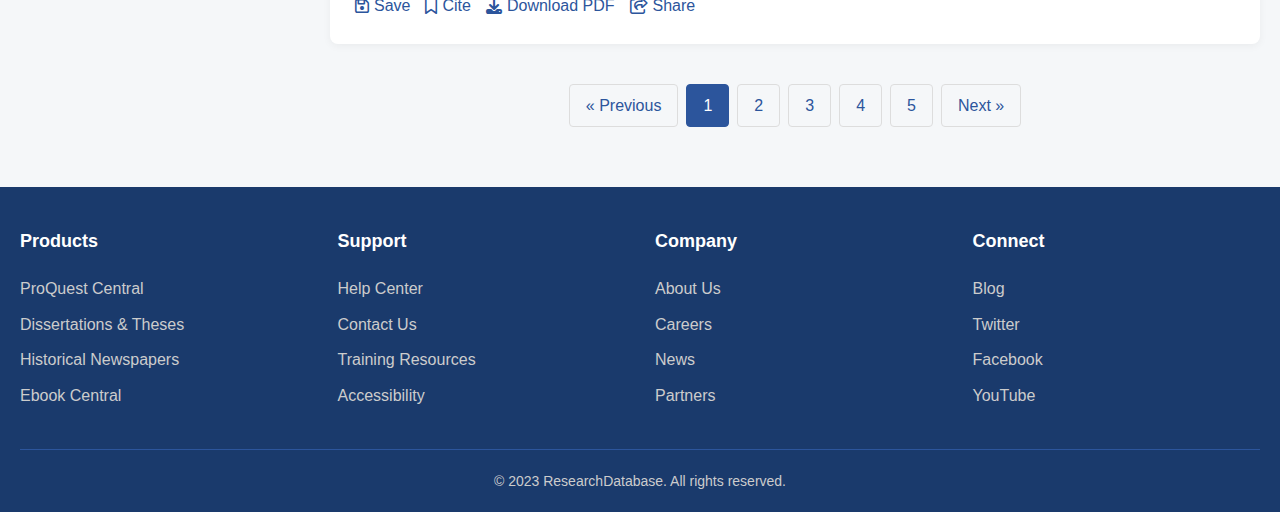
<file: Publication1.html>
<!DOCTYPE html>
<html lang="en">
<head>
    <meta charset="UTF-8">
    <meta name="viewport" content="width=device-width, initial-scale=1.0">
    <title>Research Database - Search Results</title>
    <link rel="stylesheet" href="https://cdnjs.cloudflare.com/ajax/libs/font-awesome/6.4.0/css/all.min.css">
    <style>
        * {
            margin: 0;
            padding: 0;
            box-sizing: border-box;
            font-family: 'Segoe UI', Tahoma, Geneva, Verdana, sans-serif;
        }
        
        body {
            background-color: #f5f7f9;
            color: #333;
            line-height: 1.6;
        }
        
        .container {
            max-width: 1400px;
            margin: 0 auto;
            padding: 0 20px;
        }
        
        /* Header Styles */
        header {
            background: linear-gradient(to right, #1a3a6c, #2c559c);
            color: white;
            padding: 15px 0;
            box-shadow: 0 2px 10px rgba(0, 0, 0, 0.1);
        }
        
        .header-top {
            display: flex;
            justify-content: space-between;
            align-items: center;
            margin-bottom: 15px;
        }
        
        .logo {
            font-size: 28px;
            font-weight: 700;
            display: flex;
            align-items: center;
        }
        
        .logo i {
            margin-right: 10px;
            color: #ffd700;
        }
        
        .auth-buttons a {
            color: white;
            text-decoration: none;
            margin-left: 20px;
            font-weight: 500;
        }
        
        .auth-buttons a.sign-in {
            background: rgba(255, 255, 255, 0.2);
            padding: 8px 15px;
            border-radius: 4px;
        }
        
        .auth-buttons a.sign-up {
            background: #ffd700;
            color: #1a3a6c;
            padding: 8px 15px;
            border-radius: 4px;
        }
        
        /* Search Bar */
        .search-bar {
            background: white;
            padding: 15px;
            border-radius: 8px;
            display: flex;
            margin-bottom: 20px;
        }
        
        .search-bar input {
            flex: 1;
            padding: 12px;
            border: 1px solid #ddd;
            border-radius: 4px 0 0 4px;
            font-size: 16px;
        }
        
        .search-bar button {
            background: #2c559c;
            color: white;
            border: none;
            padding: 0 25px;
            border-radius: 0 4px 4px 0;
            cursor: pointer;
            font-size: 16px;
        }
        
        /* Main Content Layout */
        .content {
            display: flex;
            gap: 30px;
            margin: 30px 0;
        }
        
        /* Filters Sidebar */
        .filters {
            width: 280px;
            flex-shrink: 0;
        }
        
        .filter-section {
            background: white;
            border-radius: 8px;
            padding: 20px;
            margin-bottom: 20px;
            box-shadow: 0 2px 8px rgba(0, 0, 0, 0.05);
        }
        
        .filter-section h3 {
            color: #1a3a6c;
            margin-bottom: 15px;
            padding-bottom: 10px;
            border-bottom: 1px solid #eee;
        }
        
        .filter-options {
            max-height: 200px;
            overflow-y: auto;
        }
        
        .filter-option {
            margin-bottom: 10px;
            display: flex;
            align-items: center;
        }
        
        .filter-option input {
            margin-right: 10px;
        }
        
        .filter-option label {
            display: flex;
            justify-content: space-between;
            width: 100%;
        }
        
        .count {
            color: #777;
            font-size: 0.9em;
        }
        
        /* Results Section */
        .results {
            flex: 1;
        }
        
        .results-header {
            display: flex;
            justify-content: space-between;
            align-items: center;
            margin-bottom: 20px;
        }
        
        .results-count {
            color: #555;
        }
        
        .sort-options select {
            padding: 8px;
            border: 1px solid #ddd;
            border-radius: 4px;
        }
        
        /* Result Items */
        .result-item {
            background: white;
            border-radius: 8px;
            padding: 25px;
            margin-bottom: 20px;
            box-shadow: 0 2px 8px rgba(0, 0, 0, 0.05);
            transition: transform 0.2s ease;
        }
        
        .result-item:hover {
            transform: translateY(-3px);
            box-shadow: 0 4px 12px rgba(0, 0, 0, 0.08);
        }
        
        .result-title {
            color: #1a3a6c;
            font-size: 1.4em;
            margin-bottom: 10px;
            text-decoration: none;
            display: block;
        }
        
        .result-authors {
            color: #2c559c;
            margin-bottom: 10px;
            font-weight: 500;
        }
        
        .result-source {
            color: #666;
            margin-bottom: 15px;
            font-size: 0.95em;
        }
        
        .result-abstract {
            color: #444;
            margin-bottom: 15px;
            line-height: 1.6;
        }
        
        .result-meta {
            display: flex;
            gap: 15px;
            color: #777;
            font-size: 0.9em;
        }
        
        .result-actions {
            display: flex;
            gap: 15px;
            margin-top: 15px;
        }
        
        .result-actions a {
            color: #2c559c;
            text-decoration: none;
            display: flex;
            align-items: center;
            gap: 5px;
        }
        
        .result-actions a:hover {
            text-decoration: underline;
        }
        
        /* Pagination */
        .pagination {
            display: flex;
            justify-content: center;
            margin: 40px 0 20px;
        }
        
        .pagination a {
            color: #2c559c;
            padding: 8px 16px;
            text-decoration: none;
            border: 1px solid #ddd;
            margin: 0 4px;
            border-radius: 4px;
        }
        
        .pagination a.active {
            background-color: #2c559c;
            color: white;
            border: 1px solid #2c559c;
        }
        
        .pagination a:hover:not(.active) {
            background-color: #f5f7f9;
        }
        
        /* Footer */
        footer {
            background: #1a3a6c;
            color: white;
            padding: 40px 0 20px;
            margin-top: 40px;
        }
        
        .footer-grid {
            display: grid;
            grid-template-columns: repeat(auto-fit, minmax(200px, 1fr));
            gap: 30px;
            margin-bottom: 30px;
        }
        
        .footer-column h3 {
            margin-bottom: 20px;
            font-size: 18px;
        }
        
        .footer-column a {
            display: block;
            color: #ccc;
            text-decoration: none;
            margin-bottom: 10px;
        }
        
        .footer-column a:hover {
            color: white;
        }
        
        .copyright {
            text-align: center;
            padding-top: 20px;
            border-top: 1px solid #2c559c;
            color: #ccc;
            font-size: 14px;
        }
        
        /* Responsive Design */
        @media (max-width: 992px) {
            .content {
                flex-direction: column;
            }
            
            .filters {
                width: 100%;
            }
            
            .filter-sections {
                display: grid;
                grid-template-columns: repeat(auto-fit, minmax(250px, 1fr));
                gap: 20px;
            }
            
            .filter-section {
                margin-bottom: 0;
            }
        }
        
        @media (max-width: 768px) {
            .header-top {
                flex-direction: column;
                text-align: center;
            }
            
            .auth-buttons {
                margin-top: 15px;
            }
            
            .results-header {
                flex-direction: column;
                align-items: flex-start;
                gap: 10px;
            }
            
            .result-meta {
                flex-wrap: wrap;
            }
        }
    </style>
</head>
<body>
    <!-- Header Section -->
    <header>
        <div class="container">
            <div class="header-top">
                <div class="logo">
                    <i class="fas fa-book-open"></i>
                    ResearchDatabase
                </div>
                <div class="auth-buttons">
                    <a href="#" class="sign-in">Sign In</a>
                    <a href="#" class="sign-up">Sign Up</a>
                </div>
            </div>
            
            <div class="search-bar">
                <input type="text" value="machine learning artificial intelligence" placeholder="Enter search terms...">
                <button><i class="fas fa-search"></i> Search</button>
            </div>
        </div>
    </header>

    <!-- Main Content -->
    <main class="container">
        <div class="content">
            <!-- Filters Sidebar -->
            <aside class="filters">
                <h2>Refine Results</h2>
                
                <div class="filter-sections">
                    <div class="filter-section">
                        <h3>Subject</h3>
                        <div class="filter-options">
                            <div class="filter-option">
                                <input type="checkbox" id="subject1" checked>
                                <label for="subject1">Computer Science <span class="count">(2,431)</span></label>
                            </div>
                            <div class="filter-option">
                                <input type="checkbox" id="subject2">
                                <label for="subject2">Engineering <span class="count">(1,872)</span></label>
                            </div>
                            <div class="filter-option">
                                <input type="checkbox" id="subject3">
                                <label for="subject3">Mathematics <span class="count">(945)</span></label>
                            </div>
                            <div class="filter-option">
                                <input type="checkbox" id="subject4">
                                <label for="subject4">Physics <span class="count">(632)</span></label>
                            </div>
                            <div class="filter-option">
                                <input type="checkbox" id="subject5">
                                <label for="subject5">Psychology <span class="count">(421)</span></label>
                            </div>
                        </div>
                    </div>
                    
                    <div class="filter-section">
                        <h3>Publication Date</h3>
                        <div class="filter-options">
                            <div class="filter-option">
                                <input type="checkbox" id="date1">
                                <label for="date1">Last 12 months <span class="count">(873)</span></label>
                            </div>
                            <div class="filter-option">
                                <input type="checkbox" id="date2" checked>
                                <label for="date2">Last 5 years <span class="count">(3,421)</span></label>
                            </div>
                            <div class="filter-option">
                                <input type="checkbox" id="date3">
                                <label for="date3">2000-2019 <span class="count">(8,632)</span></label>
                            </div>
                            <div class="filter-option">
                                <input type="checkbox" id="date4">
                                <label for="date4">Before 2000 <span class="count">(2,145)</span></label>
                            </div>
                        </div>
                    </div>
                    
                    <div class="filter-section">
                        <h3>Content Type</h3>
                        <div class="filter-options">
                            <div class="filter-option">
                                <input type="checkbox" id="type1" checked>
                                <label for="type1">Journal Article <span class="count">(7,542)</span></label>
                            </div>
                            <div class="filter-option">
                                <input type="checkbox" id="type2">
                                <label for="type2">Conference Paper <span class="count">(3,214)</span></label>
                            </div>
                            <div class="filter-option">
                                <input type="checkbox" id="type3">
                                <label for="type3">Dissertation <span class="count">(1,873)</span></label>
                            </div>
                            <div class="filter-option">
                                <input type="checkbox" id="type4">
                                <label for="type4">Book Chapter <span class="count">(942)</span></label>
                            </div>
                        </div>
                    </div>
                    
                    <div class="filter-section">
                        <h3>Language</h3>
                        <div class="filter-options">
                            <div class="filter-option">
                                <input type="checkbox" id="lang1" checked>
                                <label for="lang1">English <span class="count">(12,432)</span></label>
                            </div>
                            <div class="filter-option">
                                <input type="checkbox" id="lang2">
                                <label for="lang2">German <span class="count">(843)</span></label>
                            </div>
                            <div class="filter-option">
                                <input type="checkbox" id="lang3">
                                <label for="lang3">French <span class="count">(632)</span></label>
                            </div>
                            <div class="filter-option">
                                <input type="checkbox" id="lang4">
                                <label for="lang4">Chinese <span class="count">(421)</span></label>
                            </div>
                        </div>
                    </div>
                </div>
            </aside>
            
            <!-- Results Section -->
            <section class="results">
                <div class="results-header">
                    <div class="results-count">1-10 of 14,321 results</div>
                    <div class="sort-options">
                        <select>
                            <option>Relevance</option>
                            <option>Date (newest first)</option>
                            <option>Date (oldest first)</option>
                            <option>Author (A-Z)</option>
                            <option>Author (Z-A)</option>
                        </select>
                    </div>
                </div>
                
                <div class="result-items">
                    <article class="result-item">
                        <a href="#" class="result-title">Deep Learning Approaches to Natural Language Processing in Artificial Intelligence Systems</a>
                        <div class="result-authors">Zhang, Wei; Johnson, Michael; Chen, Li</div>
                        <div class="result-source">Journal of Artificial Intelligence Research, Vol. 45, Issue 2, 2021, pp. 234-267</div>
                        <p class="result-abstract">This study explores advanced deep learning techniques for natural language processing tasks in AI systems. We propose a novel transformer architecture that improves upon existing models in both accuracy and computational efficiency...</p>
                        <div class="result-meta">
                            <span>DOI: 10.1016/j.jair.2021.03.005</span>
                            <span><i class="far fa-calendar-alt"></i> 2021</span>
                            <span><i class="far fa-file-alt"></i> 34 pages</span>
                            <span><i class="far fa-eye"></i> 1,243 views</span>
                        </div>
                        <div class="result-actions">
                            <a href="#"><i class="far fa-save"></i> Save</a>
                            <a href="#"><i class="far fa-bookmark"></i> Cite</a>
                            <a href="#"><i class="fas fa-download"></i> Download PDF</a>
                            <a href="#"><i class="far fa-share-square"></i> Share</a>
                        </div>
                    </article>
                    
                    <article class="result-item">
                        <a href="#" class="result-title">Machine Learning for Predictive Analytics in Healthcare: A Comparative Study</a>
                        <div class="result-authors">Anderson, Sarah; Kumar, Raj; Wilson, James</div>
                        <div class="result-source">IEEE Transactions on Knowledge and Data Engineering, Vol. 33, Issue 5, 2022, pp. 1124-1137</div>
                        <p class="result-abstract">This paper presents a comprehensive comparison of machine learning algorithms for predictive analytics in healthcare applications. Our research demonstrates that ensemble methods outperform individual models in predicting patient outcomes...</p>
                        <div class="result-meta">
                            <span>DOI: 10.1109/TKDE.2022.3149876</span>
                            <span><i class="far fa-calendar-alt"></i> 2022</span>
                            <span><i class="far fa-file-alt"></i> 14 pages</span>
                            <span><i class="far fa-eye"></i> 892 views</span>
                        </div>
                        <div class="result-actions">
                            <a href="#"><i class="far fa-save"></i> Save</a>
                            <a href="#"><i class="far fa-bookmark"></i> Cite</a>
                            <a href="#"><i class="fas fa-download"></i> Download PDF</a>
                            <a href="#"><i class="far fa-share-square"></i> Share</a>
                        </div>
                    </article>
                    
                    <article class="result-item">
                        <a href="#" class="result-title">Ethical Implications of Artificial Intelligence in Autonomous Systems</a>
                        <div class="result-authors">Martinez, Elena; Thompson, David</div>
                        <div class="result-source">Science and Engineering Ethics, Vol. 28, Issue 3, 2022, pp. 1-24</div>
                        <p class="result-abstract">This article examines the ethical challenges posed by AI in autonomous systems, focusing on decision-making algorithms and their societal impacts. We propose a framework for ethical AI development that incorporates transparency and accountability measures...</p>
                        <div class="result-meta">
                            <span>DOI: 10.1007/s11948-022-00379-0</span>
                            <span><i class="far fa-calendar-alt"></i> 2022</span>
                            <span><i class="far fa-file-alt"></i> 24 pages</span>
                            <span><i class="far fa-eye"></i> 1,547 views</span>
                        </div>
                        <div class="result-actions">
                            <a href="#"><i class="far fa-save"></i> Save</a>
                            <a href="#"><i class="far fa-bookmark"></i> Cite</a>
                            <a href="#"><i class="fas fa-download"></i> Download PDF</a>
                            <a href="#"><i class="far fa-share-square"></i> Share</a>
                        </div>
                    </article>
                    
                    <article class="result-item">
                        <a href="#" class="result-title">Reinforcement Learning in Multi-Agent Systems: Challenges and Solutions</a>
                        <div class="result-authors">Kim, Ji-hyun; Brown, Alexander; Garcia, Maria</div>
                        <div class="result-source">Autonomous Agents and Multi-Agent Systems, Vol. 36, Issue 1, 2023, pp. 45-78</div>
                        <p class="result-abstract">This research addresses the challenges of reinforcement learning in multi-agent environments and proposes a novel algorithm that improves cooperation and learning efficiency. Our approach demonstrates significant improvements in complex simulation environments...</p>
                        <div class="result-meta">
                            <span>DOI: 10.1007/s10458-023-09599-5</span>
                            <span><i class="far fa-calendar-alt"></i> 2023</span>
                            <span><i class="far fa-file-alt"></i> 34 pages</span>
                            <span><i class="far fa-eye"></i> 723 views</span>
                        </div>
                        <div class="result-actions">
                            <a href="#"><i class="far fa-save"></i> Save</a>
                            <a href="#"><i class="far fa-bookmark"></i> Cite</a>
                            <a href="#"><i class="fas fa-download"></i> Download PDF</a>
                            <a href="#"><i class="far fa-share-square"></i> Share</a>
                        </div>
                    </article>
                </div>
                
                <div class="pagination">
                    <a href="#">&laquo; Previous</a>
                    <a href="#" class="active">1</a>
                    <a href="#">2</a>
                    <a href="#">3</a>
                    <a href="#">4</a>
                    <a href="#">5</a>
                    <a href="#">Next &raquo;</a>
                </div>
            </section>
        </div>
    </main>
    
    <!-- Footer -->
    <footer>
        <div class="container">
            <div class="footer-grid">
                <div class="footer-column">
                    <h3>Products</h3>
                    <a href="#">ProQuest Central</a>
                    <a href="#">Dissertations & Theses</a>
                    <a href="#">Historical Newspapers</a>
                    <a href="#">Ebook Central</a>
                </div>
                
                <div class="footer-column">
                    <h3>Support</h3>
                    <a href="#">Help Center</a>
                    <a href="#">Contact Us</a>
                    <a href="#">Training Resources</a>
                    <a href="#">Accessibility</a>
                </div>
                
                <div class="footer-column">
                    <h3>Company</h3>
                    <a href="#">About Us</a>
                    <a href="#">Careers</a>
                    <a href="#">News</a>
                    <a href="#">Partners</a>
                </div>
                
                <div class="footer-column">
                    <h3>Connect</h3>
                    <a href="#">Blog</a>
                    <a href="#">Twitter</a>
                    <a href="#">Facebook</a>
                    <a href="#">YouTube</a>
                </div>
            </div>
            
            <div class="copyright">
                <p>&copy; 2023 ResearchDatabase. All rights reserved.</p>
            </div>
        </div>
    </footer>

    <script>
        // Simple interaction for filter options
        document.querySelectorAll('.filter-option input').forEach(checkbox => {
            checkbox.addEventListener('change', function() {
                // In a real application, this would update the search results
                console.log('Filter changed:', this.id, this.checked);
            });
        });
        
        // Sort functionality
        document.querySelector('.sort-options select').addEventListener('change', function() {
            console.log('Sort by:', this.value);
            // In a real application, this would re-sort the results
        });
    </script>
</body>
</html>
</file>
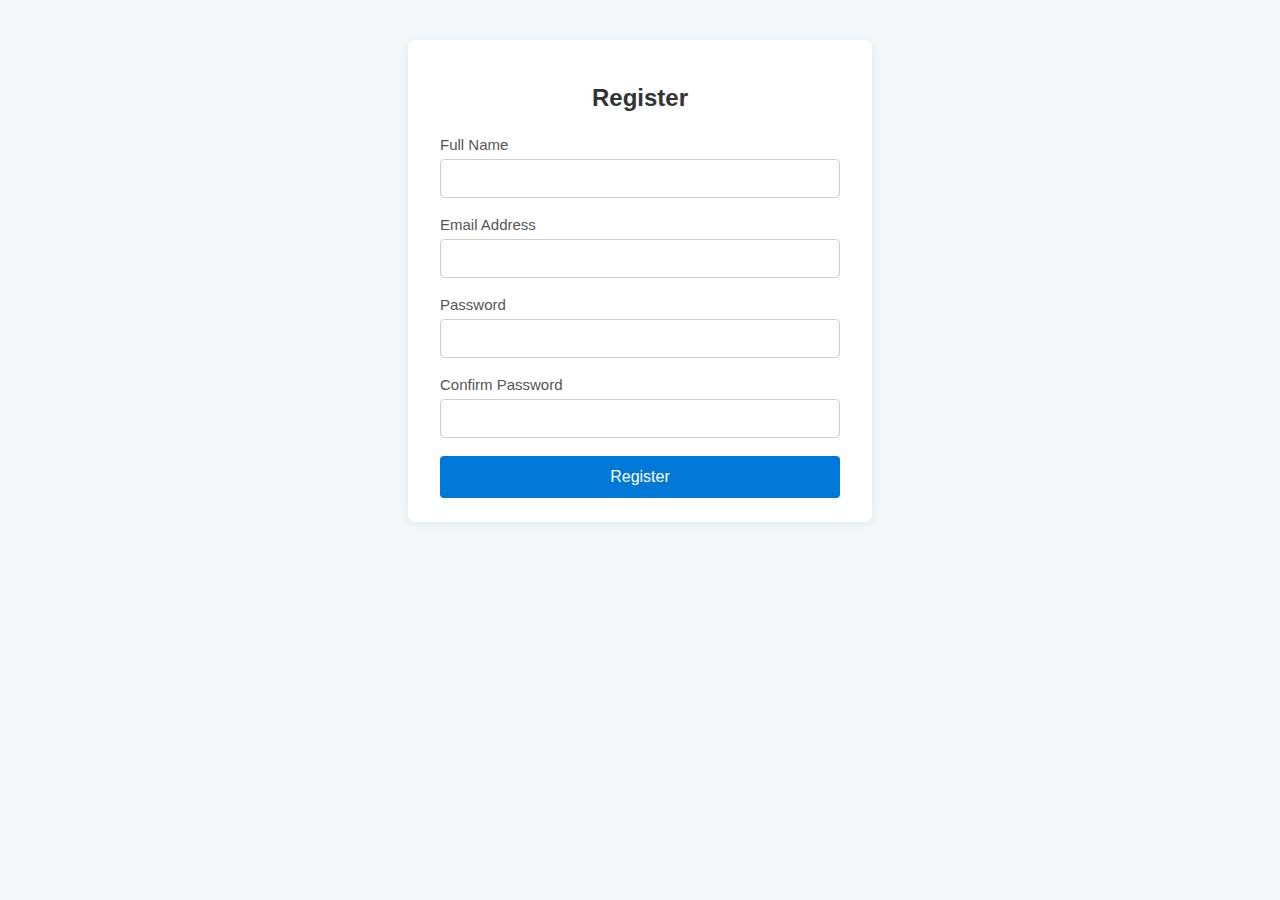
<file: registeration.html>
<!DOCTYPE html>
<html lang="en">
<head>
    <meta charset="UTF-8">
    <meta name="viewport" content="width=device-width, initial-scale=1">
    <title>Registration Form</title>
    <style>
        body {
            font-family: Arial, sans-serif;
            background: #f4f7fa;
            margin: 0;
            padding: 0;
        }
        .container {
            max-width: 400px;
            margin: 40px auto;
            background: #fff;
            padding: 24px 32px;
            border-radius: 8px;
            box-shadow: 0 2px 8px rgba(0,0,0,0.08);
        }
        h2 {
            text-align: center;
            margin-bottom: 24px;
            color: #333;
        }
        label {
            display: block;
            margin-bottom: 6px;
            color: #555;
            font-size: 15px;
        }
        input[type="text"],
        input[type="email"],
        input[type="password"] {
            width: 100%;
            padding: 10px 12px;
            margin-bottom: 18px;
            border: 1px solid #ccc;
            border-radius: 4px;
            font-size: 15px;
            box-sizing: border-box;
        }
        button {
            width: 100%;
            padding: 12px;
            background: #0078d7;
            color: #fff;
            border: none;
            border-radius: 4px;
            font-size: 16px;
            cursor: pointer;
            transition: background 0.2s;
        }
        button:hover {
            background: #005fa3;
        }
        @media (max-width: 500px) {
            .container {
                padding: 16px 8px;
            }
        }
    </style>
</head>
<body>
    <div class="container">
        <h2>Register</h2>
        <form>
            <label for="fullname">Full Name</label>
            <input type="text" id="fullname" name="fullname" required>

            <label for="email">Email Address</label>
            <input type="email" id="email" name="email" required>

            <label for="password">Password</label>
            <input type="password" id="password" name="password" required>

            <label for="confirm">Confirm Password</label>
            <input type="password" id="confirm" name="confirm" required>

            <button type="submit">Register</button>
        </form>
    </div>
</body>
</html>
</file>
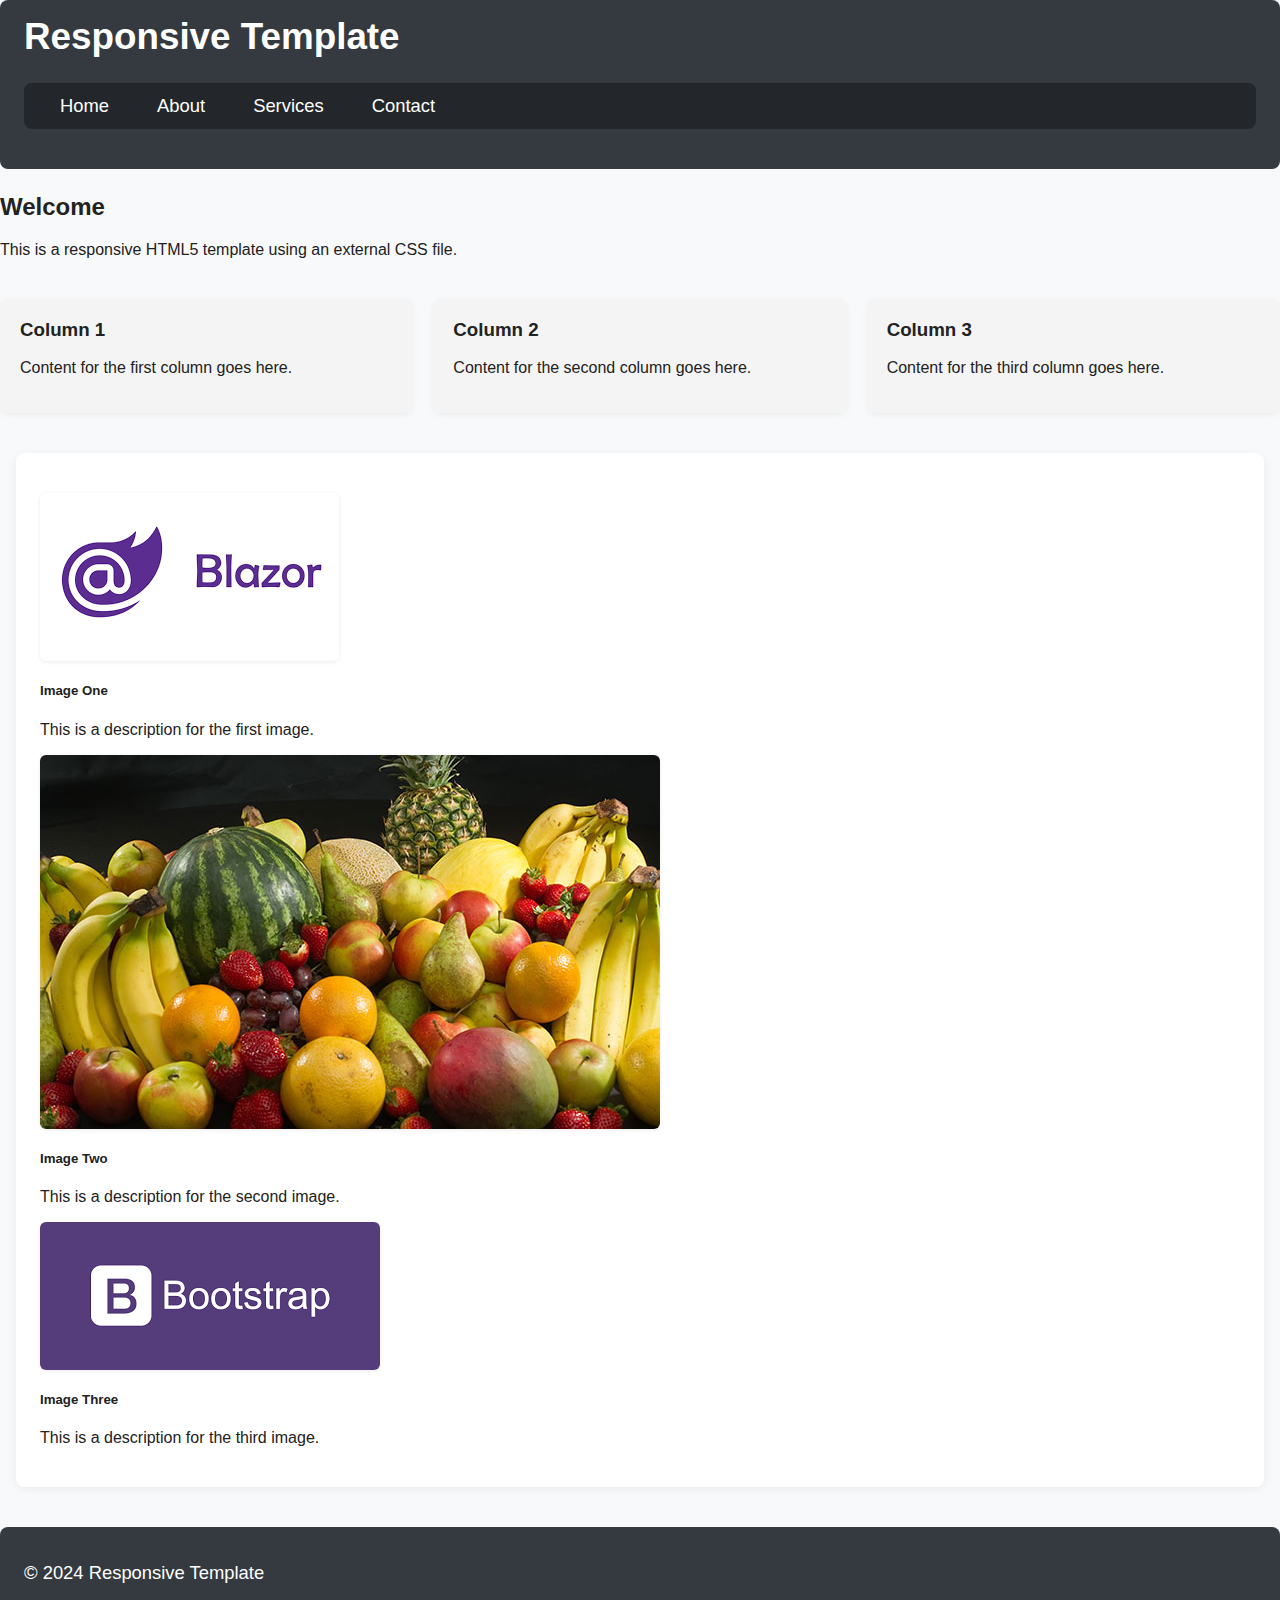
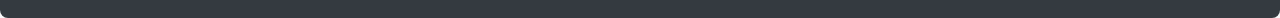
<file: respo.htm>
<!DOCTYPE html>
<html lang="en">
<head>
    <meta charset="UTF-8">
    <meta name="viewport" content="width=device-width, initial-scale=1.0">
    <title>Responsive HTML5 Template</title>
    <link rel="stylesheet" href="styles.css">
</head>
<body>
    <header>
        <h1>Responsive Template</h1>
        <nav>
            <ul>
                <li><a href="#">Home</a></li>
                <li><a href="#">About</a></li>
                <li><a href="#">Services</a></li>
                <li><a href="#">Contact</a></li>
            </ul>
        </nav>
    </header>
    <main>
        <section>
            <h2>Welcome</h2>
            <p>This is a responsive HTML5 template using an external CSS file.</p>
        </section>
    </main>
    <style>
    .three-columns {
        display: flex;
        gap: 20px;
        margin: 40px 0;
    }
    .column {
        flex: 1;
        background: #f4f4f4;
        padding: 20px;
        border-radius: 8px;
        min-width: 0;
        box-shadow: 0 2px 6px rgba(0,0,0,0.05);
    }
    @media (max-width: 800px) {
        .three-columns {
            flex-direction: column;
            gap: 16px;
        }
    }
    </style>
    <section class="three-columns">
        <div class="column">
            <h3>Column 1</h3>
            <p>Content for the first column goes here.</p>
        </div>
        <div class="column">
            <h3>Column 2</h3>
            <p>Content for the second column goes here.</p>
        </div>
        <div class="column">
            <h3>Column 3</h3>
            <p>Content for the third column goes here.</p>
        </div>
    </section>
    <section class="container my-5">
        <div class="row text-center">
            <div class="col-md-4 mb-4">
                <img src="images/blazor.png" class="img-fluid rounded mb-3" alt="Image 1">
                <h5>Image One</h5>
                <p>This is a description for the first image.</p>
            </div>
            <div class="col-md-4 mb-4">
                <img src="images/fruits.jpg" class="img-fluid rounded mb-3" alt="Image 2">
                <h5>Image Two</h5>
                <p>This is a description for the second image.</p>
            </div>
            <div class="col-md-4 mb-4">
                <img src="images/bootstrap.png" class="img-fluid rounded mb-3" alt="Image 3">
                <h5>Image Three</h5>
                <p>This is a description for the third image.</p>
            </div>
        </div>
    </section>
    <footer>
        <p>&copy; 2024 Responsive Template</p>
    </footer>
</body>
</html>
</file>
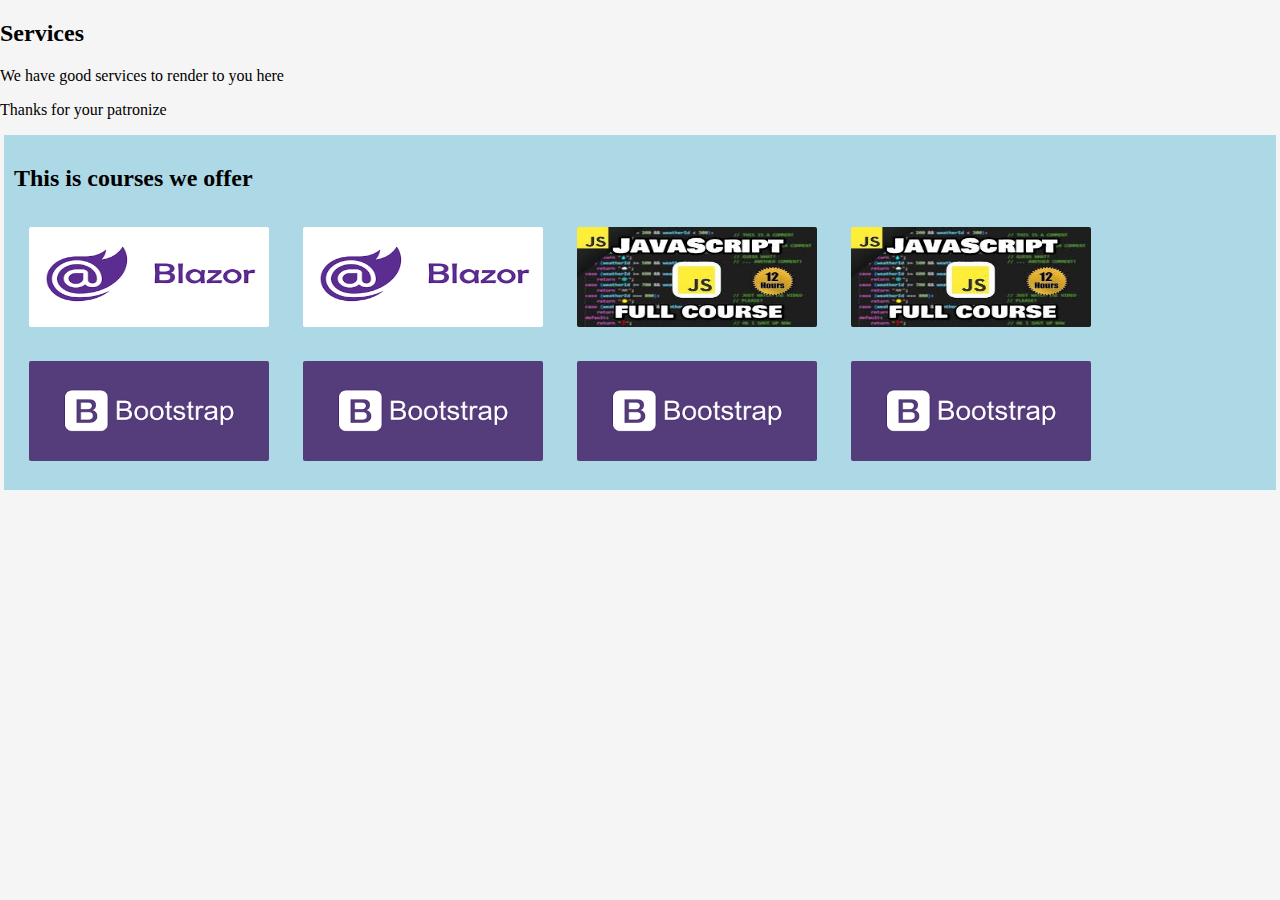
<file: services.html>
<!DOCTYPE html>
<html lang="en">
<head>
    <meta charset="UTF-8">
    <meta name="viewport" content="width=device-width, initial-scale=1.0">
    <title> Our Services</title>
    <link rel="stylesheet" href="mystyle.css">
</head>
<body>
    <div class="ser">
        <h2>Services</h2>
        <p>We have good services to render to you here</p>
        <p>Thanks for your patronize</p>
    </div>
    <div class="pix">
        <h2>This is courses we offer</h2>
        <!-- <img src="images/php.png" alt=""> -->
        <img src="images/blazor.png" alt="">
        <img src="images/blazor.png" alt="">
        <!-- <img src="images/php.png" alt=""> -->
        <!-- <img src="images/C#.png" alt="C Sharp"> -->
        <img src="images/javascript.jfif" alt="">
        <!-- <img src="images/react.png" alt=""> -->
        <img src="images/javascript.jfif" alt="">
        <!-- <img src="images/react.png" alt=""> -->
        <!-- <img src="images/python.jfif" alt=""> -->
        <!-- <img src="images/css.png" alt=""> -->
        <img src="images/bootstrap.png" alt="">
        <img src="images/bootstrap.png" alt="">
        <img src="images/bootstrap.png" alt="">
        <img src="images/bootstrap.png" alt="">
    </div>
</body>
</html>
</file>
<file: styles.css>
/* Basic layout styling */

body {
    margin: 0;
    padding: 0;
    font-family: Arial, Helvetica, sans-serif;
    background: #f8f9fa;
    color: #222;
}

.container {
    max-width: 1200px;
    margin: 40px auto;
    padding: 24px;
    background: #fff;
    border-radius: 8px;
    box-shadow: 0 2px 8px rgba(0,0,0,0.06);
}

header, footer {
    background: #343a40;
    color: #fff;
    padding: 16px 24px;
    border-radius: 8px;
}
nav {
    display: flex;
    align-items: center;
    background: #23272b;
    padding: 12px 24px;
    border-radius: 8px;
    margin-bottom: 24px;
}

nav ul {
    list-style: none;
    display: flex;
    gap: 24px;
    margin: 0;
    padding: 0;
}

nav li {
    margin: 0;
}

nav a {
    color: #fff;
    font-weight: 500;
    padding: 6px 12px;
    border-radius: 4px;
    transition: background 0.2s;
}

nav a:hover,
nav a.active {
    background: #007bff;
    color: #fff;
}
img {
    max-width: 100%;
    height: auto;
    display: block;
    border-radius: 6px;
    box-shadow: 0 1px 4px rgba(0,0,0,0.08);
    margin: 16px 0;
}
main {
    margin: 24px 0;
}

h1, h2, h3 {
    margin-top: 0;
}

a {
    color: #007bff;
    text-decoration: none;
}

a:hover {
    text-decoration: underline;
}
/* Responsive design */

/* Mobile (up to 600px) */
@media (max-width: 600px) {
    .container {
        padding: 12px;
        margin: 12px;
    }
    header, footer {
        padding: 12px;
        font-size: 1rem;
    }
    main {
        margin: 12px 0;
    }
}

/* Tablet (601px to 1024px) */
@media (min-width: 601px) and (max-width: 1024px) {
    .container {
        max-width: 90%;
        padding: 18px;
    }
    header, footer {
        padding: 14px 18px;
        font-size: 1.1rem;
    }
    main {
        margin: 18px 0;
    }
}

/* Desktop (1025px and up) */
@media (min-width: 1025px) {
    .container {
        max-width: 1200px;
        padding: 24px;
    }
    header, footer {
        padding: 16px 24px;
        font-size: 1.15rem;
    }
    main {
        margin: 24px 0;
    }
}
/* Additional styling for forms and buttons */
form {
    margin: 24px 0;
    display: flex;
    flex-direction: column;
    gap: 16px;
}
input, textarea, select {
    padding: 12px;
    border: 1px solid #ced4da;
    border-radius: 4px;
    font-size: 1rem;
    width: 100%;
    box-sizing: border-box;
}
input:focus, textarea:focus, select:focus {
    border-color: #80bdff;
    outline: none;
    box-shadow: 0 0 5px rgba(0,123,255,0.5);
}
button {
    padding: 12px 24px;
    background: #007bff;
    color: #fff;
    border: none;
    border-radius: 4px;
    font-size: 1rem;
    cursor: pointer;
    transition: background 0.2s;
}
button:hover {
    background: #0056b3;
}
button:disabled {
    background: #6c757d;
    cursor: not-allowed;
}
</file>
<file: mystyle.css>
body{
    background-color: whitesmoke;
    padding: 0;
    margin: 0;
}
.pix{
    background-color: lightblue;
    margin: 4px;
    padding: 10px;
}
.pix img{
    border-radius: 12px;
    padding: 10px;
    margin: 5px;
    width: 240px;
    height: 100px;
}
</file>
<file: Mystyles.css>
/* Reset some default styles */
* {
    margin: 0;
    padding: 0;
    box-sizing: border-box;
}

/* Body styling */
body {
    font-family: 'Segoe UI', Arial, sans-serif;
    background: #f5f7fa;
    color: #222;
    line-height: 1.6;
}

/* Header styling */
header {
    background: #22223b;
    color: #fff;
    padding: 2rem 0;
    text-align: center;
}

header h1 {
    font-size: 2.5rem;
    margin-bottom: 0.5rem;
}

header p {
    font-size: 1.2rem;
    color: #c9ada7;
}

/* Navigation styling */
nav {
    background: #4a4e69;
    padding: 0.5rem 0;
    text-align: center;
}

nav a {
    color: #fff;
    text-decoration: none;
    margin: 0 1.5rem;
    font-weight: 500;
    transition: color 0.2s;
}

nav a:hover {
    color: #9a8c98;
}
/* Basic navbar styling */
.navbar {
    display: flex;
    justify-content: center;
    align-items: center;
    background: #4a4e69;
    padding: 0.5rem 0;
}

.navbar ul {
    list-style: none;
    display: flex;
    gap: 2rem;
}

.navbar li {
    display: inline;
}

.navbar a {
    color: #fff;
    text-decoration: none;
    font-weight: 500;
    padding: 0.5rem 1rem;
    border-radius: 5px;
    transition: background 0.2s, color 0.2s;
}

.navbar a:hover,
.navbar a.active {
    background: #9a8c98;
    color: #22223b;
}

/* Main content layout */
main {
    max-width: 1100px;
    margin: 2rem auto;
    padding: 0 1.5rem;
    display: grid;
    grid-template-columns: 1fr 2fr;
    gap: 2rem;
}

/* Sidebar styling */
aside {
    background: #fff;
    padding: 1.5rem;
    border-radius: 10px;
    box-shadow: 0 2px 8px rgba(34,34,59,0.07);
}

aside h2 {
    font-size: 1.3rem;
    margin-bottom: 1rem;
    color: #4a4e69;
}

/* Portfolio section */
section.portfolio {
    background: #fff;
    padding: 1.5rem;
    border-radius: 10px;
    box-shadow: 0 2px 8px rgba(34,34,59,0.07);
}

section.portfolio h2 {
    color: #4a4e69;
    margin-bottom: 1.2rem;
}

.project-list {
    display: grid;
    grid-template-columns: 1fr 1fr;
    gap: 1.5rem;
}

.project {
    background: #f2e9e4;
    padding: 1rem;
    border-radius: 8px;
    box-shadow: 0 1px 4px rgba(34,34,59,0.05);
    transition: transform 0.2s;
}

.project:hover {
    transform: translateY(-5px) scale(1.02);
}

.project h3 {
    margin-bottom: 0.5rem;
    color: #22223b;
}

.project p {
    font-size: 1rem;
    color: #4a4e69;
}

/* Footer styling */
footer {
    background: #22223b;
    color: #fff;
    text-align: center;
    padding: 1rem 0;
    margin-top: 2rem;
    font-size: 1rem;
}

/* Responsive design */
@media (max-width: 900px) {
    main {
        grid-template-columns: 1fr;
    }
    .project-list {
        grid-template-columns: 1fr;
    }
}

/* Profile image styling */
.profile-image {
    margin-top: 1rem;
}
.profile-image img {
    border-radius: 50%;
    border: 3px solid #fff;
    box-shadow: 0 2px 8px rgba(34,34,59,0.1);
}
.profile-image img:hover {
    transform: scale(1.05);
    transition: transform 0.3s;
}
/* Skills list styling */
.skills-list {
    list-style: none;
    padding: 0;
}
.skills-list li {
    background: #9a8c98;
    color: #fff;
    display: inline-block;
    padding: 0.5rem 1rem;
    margin: 0.3rem;
    border-radius: 20px;
    font-size: 0.9rem;
}
.skills-list li:hover {
    background: #22223b;
    cursor: pointer;
    transition: background 0.3s;
}
/* Contact form styling */
.contact-form {
    display: flex;
    flex-direction: column;
}
.contact-form label {
    margin-bottom: 0.5rem;
    font-weight: 600;
    color: #4a4e69;
}
.contact-form input,
.contact-form textarea {
    padding: 0.7rem;
    margin-bottom: 1rem;
    border: 1px solid #ccc;
    border-radius: 5px;
    font-size: 1rem;
}
.contact-form button {
    padding: 0.7rem;
    background: #4a4e69;
    color: #fff;
    border: none;
    border-radius: 5px;
    font-size: 1rem;
    cursor: pointer;
    transition: background 0.3s;
}   
.contact-form button:hover {
    background: #9a8c98;
}
</file>
